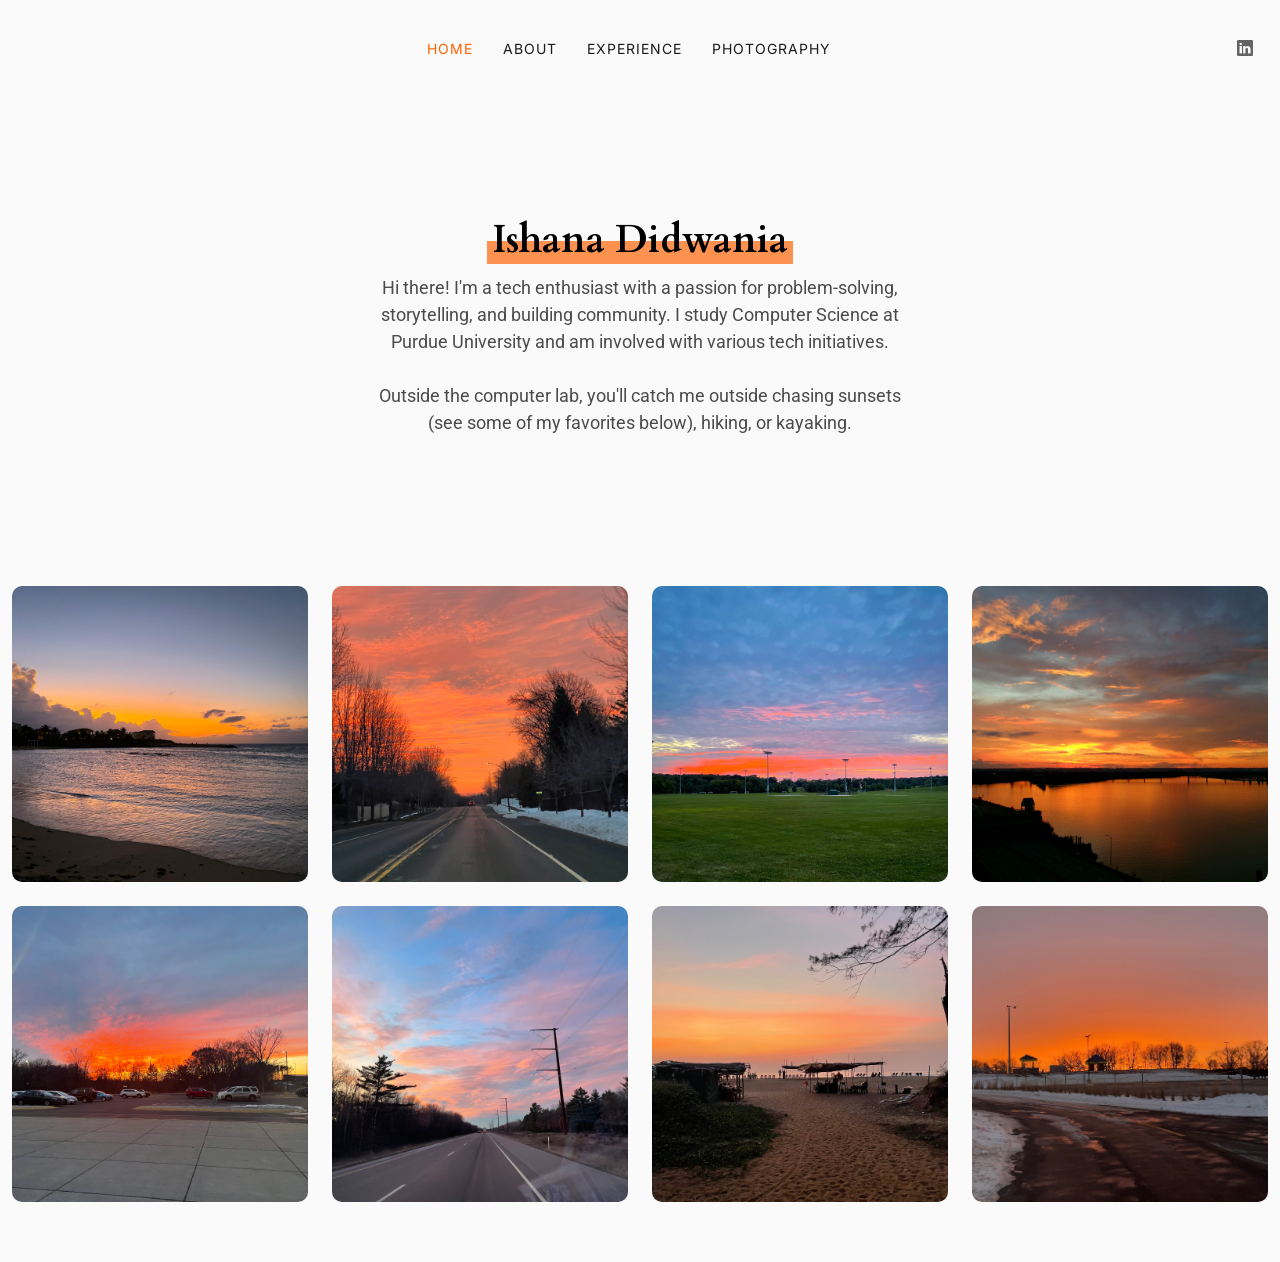
<file: index.html>
<!DOCTYPE html>
<html lang="en">

<head>
  <meta charset="utf-8">
  <meta content="width=device-width, initial-scale=1.0" name="viewport">
  <title>Ishana Didwania</title>
  <meta name="description" content="">
  <meta name="keywords" content="">

  <!-- Fonts -->
  <link href="https://fonts.googleapis.com" rel="preconnect">
  <link href="https://fonts.gstatic.com" rel="preconnect" crossorigin>
  <link href="https://fonts.googleapis.com/css2?family=Roboto:ital,wght@0,100;0,300;0,400;0,500;0,700;0,900;1,100;1,300;1,400;1,500;1,700;1,900&family=Inter:wght@100;200;300;400;500;600;700;800;900&family=Cardo:ital,wght@0,400;0,700;1,400;1,700&display=swap" rel="stylesheet">

  <!-- Vendor CSS Files -->
  <link href="assets/vendor/bootstrap/css/bootstrap.min.css" rel="stylesheet">
  <link href="assets/vendor/bootstrap-icons/bootstrap-icons.css" rel="stylesheet">
  <link href="assets/vendor/aos/aos.css" rel="stylesheet">
  <link href="assets/vendor/glightbox/css/glightbox.min.css" rel="stylesheet">
  <link href="assets/vendor/swiper/swiper-bundle.min.css" rel="stylesheet">

  <!-- Main CSS File -->
  <link href="assets/css/main.css" rel="stylesheet">

  <!-- =======================================================
  * Template Name: PhotoFolio
  * Template URL: https://bootstrapmade.com/photofolio-bootstrap-photography-website-template/
  * Updated: Aug 07 2024 with Bootstrap v5.3.3
  * Author: BootstrapMade.com
  * License: https://bootstrapmade.com/license/
  ======================================================== -->
</head>

<body class="index-page">

  <header id="header" class="header d-flex align-items-center sticky-top">
    <div class="container-fluid position-relative d-flex align-items-center justify-content-between">

      <a href="index.html" class="logo d-flex align-items-center me-auto me-xl-0">
        
        <h1 class="sitename"></h1>
      </a>

      <nav id="navmenu" class="navmenu">
        <ul>
          <li><a href="index.html" class="active">Home<br></a></li>
          <li><a href="about.html">About</a></li>
          <li><a href="experience.html">Experience</a></li>
          <li><a href="photos/index.html">Photography</a></li>
        </ul>
        <i class="mobile-nav-toggle d-xl-none bi bi-list"></i>
      </nav>
      <div class="header-social-links">
        <a href="https://linkedin.com/in/ishana-d" class="linkedin"><i class="bi bi-linkedin"></i></a>
      </div>

    </div>
  </header>

  <main class="main">

    <!-- Hero Section -->
    <section id="hero" class="hero section">

      <div class="container">
        <div class="row justify-content-center">
          <div class="col-lg-6 text-center" data-aos="fade-up" data-aos-delay="100">
            <h2><span></span><span class="underlight">Ishana Didwania</span></h2>
            <p>Hi there! I'm a tech enthusiast with a passion for problem-solving, storytelling, and building community.
              I study Computer Science at Purdue University and am involved with various tech initiatives. <br><br>
              Outside the computer lab, you'll catch me outside chasing sunsets (see some of my favorites below), hiking, or kayaking.</p>
          </div>
        </div>
      </div>

    </section><!-- /Hero Section -->

    <!-- Gallery Section -->
    <section id="gallery" class="gallery section">

      <div class="container-fluid" data-aos="fade-up" data-aos-delay="100">

        <div class="row gy-4 justify-content-center">

          <div class="col-xl-3 col-lg-4 col-md-6">
            <div class="gallery-item h-100">
              <img src="assets/img/sunset/a.jpeg" class="img-fluid"  alt="">
              <div class="gallery-links d-flex align-items-center justify-content-center">
                <!--
                <a href="assets/img/gallery/gallery-1.jpg" title="Gallery 1" class="glightbox preview-link"><i class="bi bi-arrows-angle-expand"></i></a>
                <a href="gallery-single.html" class="details-link"><i class="bi bi-link-45deg"></i></a>
                -->
              </div>
            </div>
          </div><!-- End Gallery Item -->

          <div class="col-xl-3 col-lg-4 col-md-6">
            <div class="gallery-item h-100">
              <img src="assets/img/sunset/h.jpeg" class="img-fluid" alt="">
              <div class="gallery-links d-flex align-items-center justify-content-center">
              </div>
            </div>
          </div><!-- End Gallery Item -->

          <div class="col-xl-3 col-lg-4 col-md-6">
            <div class="gallery-item h-100">
              <img src="assets/img/sunset/b.jpeg" class="img-fluid" alt="">
              <div class="gallery-links d-flex align-items-center justify-content-center">
              </div>
            </div>
          </div><!-- End Gallery Item -->

          <div class="col-xl-3 col-lg-4 col-md-6">
            <div class="gallery-item h-100">
              <img src="assets/img/sunset/c.jpeg" class="img-fluid" alt="">
              <div class="gallery-links d-flex align-items-center justify-content-center">
              </div>
            </div>
          </div><!-- End Gallery Item -->

          <div class="col-xl-3 col-lg-4 col-md-6">
            <div class="gallery-item h-100">
              <img src="assets/img/sunset/d.jpeg" class="img-fluid" alt="">
              <div class="gallery-links d-flex align-items-center justify-content-center">
              </div>
            </div>
          </div><!-- End Gallery Item -->

          <div class="col-xl-3 col-lg-4 col-md-6">
            <div class="gallery-item h-100">
              <img src="assets/img/sunset/e.jpeg" class="img-fluid" alt="">
              <div class="gallery-links d-flex align-items-center justify-content-center">
              </div>
            </div>
          </div><!-- End Gallery Item -->

          <div class="col-xl-3 col-lg-4 col-md-6">
            <div class="gallery-item h-100">
              <img src="assets/img/sunset/f.jpeg" class="img-fluid" alt="">
              <div class="gallery-links d-flex align-items-center justify-content-center">
              </div>
            </div>
          </div><!-- End Gallery Item -->

          <div class="col-xl-3 col-lg-4 col-md-6">
            <div class="gallery-item h-100">
              <img src="assets/img/sunset/g.jpeg" class="img-fluid" alt="">
              <div class="gallery-links d-flex align-items-center justify-content-center">
              </div>
            </div>
          </div><!-- End Gallery Item -->

        </div>

      </div>

    </section><!-- /Gallery Section -->

  </main>

  <!--

  <footer id="footer" class="footer">

    <div class="container">
      <div class="copyright text-center ">
        <p>© <span>Copyright</span> <strong class="px-1 sitename">PhotoFolio</strong> <span>All Rights Reserved</span></p>
      </div>
      <div class="social-links d-flex justify-content-center">
        <a href=""><i class="bi bi-twitter-x"></i></a>
        <a href=""><i class="bi bi-facebook"></i></a>
        <a href=""><i class="bi bi-instagram"></i></a>
        <a href=""><i class="bi bi-linkedin"></i></a>
      </div>
      <div class="credits">
        Designed by <a href="https://bootstrapmade.com/">BootstrapMade</a> Distributed by <a href="https://themewagon.com">ThemeWagon</a>
      </div>
    </div>

  </footer>
  -->

  <!-- Scroll Top -->
  <a href="#" id="scroll-top" class="scroll-top d-flex align-items-center justify-content-center"><i class="bi bi-arrow-up-short"></i></a>

  <!-- Preloader -->
  <div id="preloader">
    <div class="line"></div>
  </div>

  <!-- Vendor JS Files -->
  <script src="assets/vendor/bootstrap/js/bootstrap.bundle.min.js"></script>
  <script src="assets/vendor/php-email-form/validate.js"></script>
  <script src="assets/vendor/aos/aos.js"></script>
  <script src="assets/vendor/glightbox/js/glightbox.min.js"></script>
  <script src="assets/vendor/swiper/swiper-bundle.min.js"></script>

  <!-- Main JS File -->
  <script src="assets/js/main.js"></script>

</body>

</html>
</file>
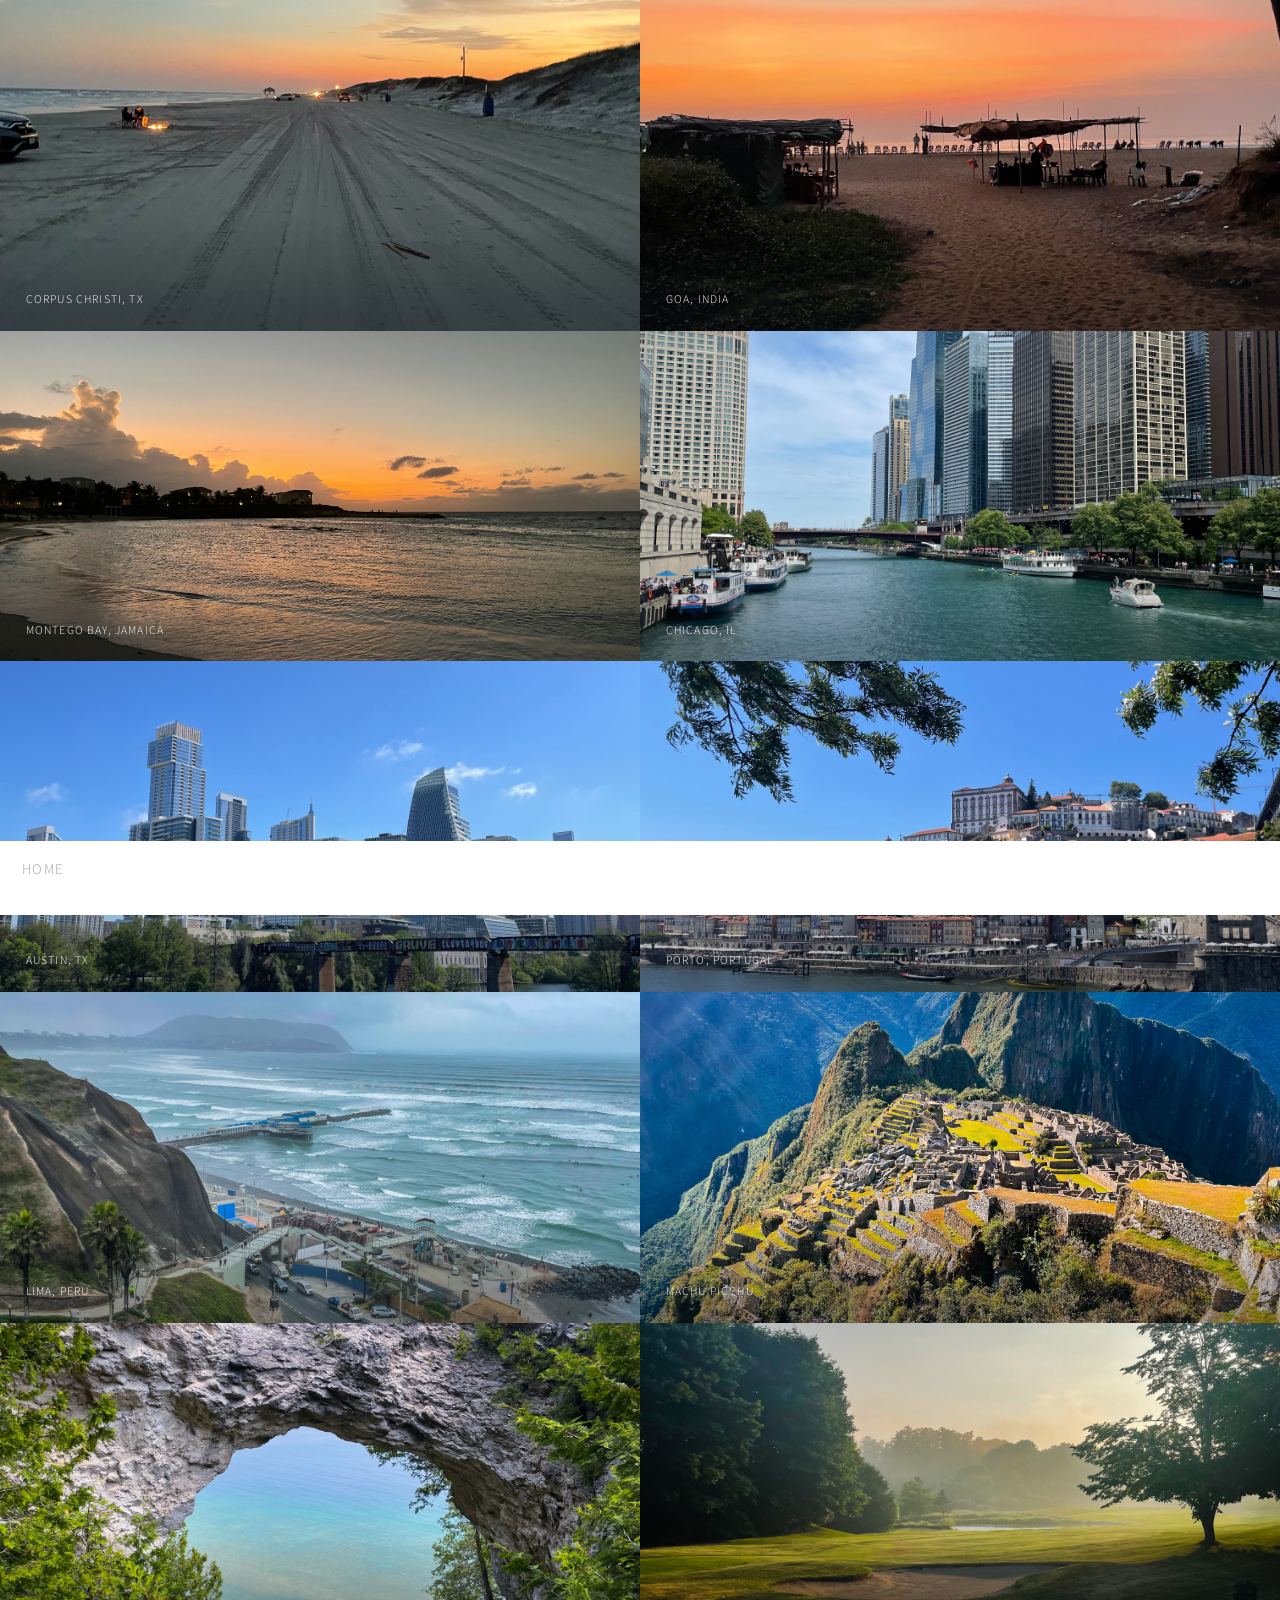
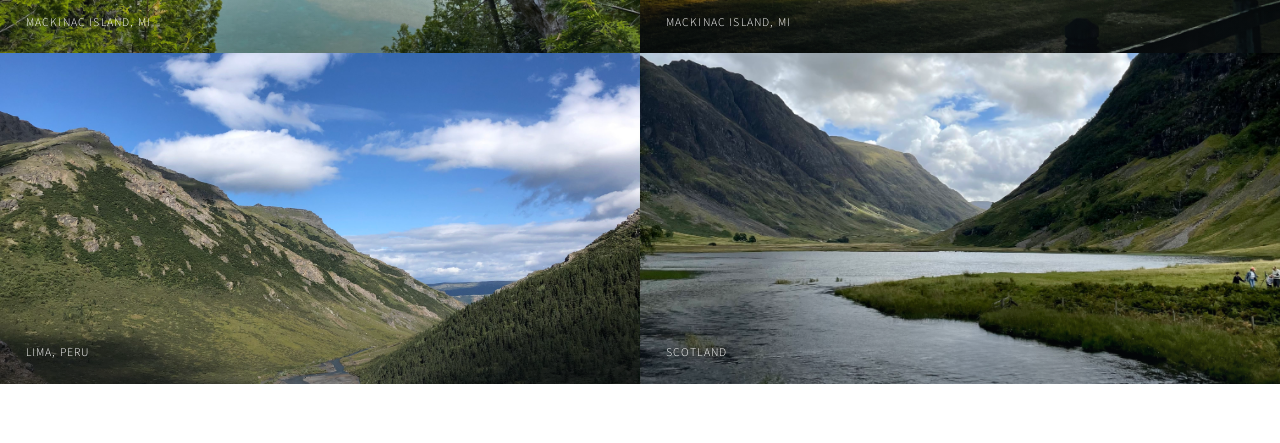
<file: photos/index.html>
<!DOCTYPE HTML>

<html>
	<head>
		<title>Photography</title>
		<meta charset="utf-8" />
		<meta name="viewport" content="width=device-width, initial-scale=1, user-scalable=no" />
		<link rel="stylesheet" href="assets/css/main.css" />
		<noscript><link rel="stylesheet" href="assets/css/noscript.css" /></noscript>
	</head>
	<body class="is-preload">

		<!-- Wrapper -->
			<div id="wrapper">

				<!-- Header -->
					<header id="header">
						<h1><a href="../index.html"><strong>Home</strong></a></h1>
						<!--
						<nav>
							<ul>
								<li><a href="#footer" class="icon fa-info-circle">About</a></li>
							</ul>
						</nav>
						-->
					</header>

				<!-- Main -->
					<div id="main">
						<article class="thumb">
							<a href="images/fulls/CC.jpg" class="image"><img src="images/fulls/CC.jpg" alt="" /></a>
							<h2>Corpus Christi, TX</h2>
						</article>
						<article class="thumb">
							<a href="images/fulls/Goa.jpeg" class="image"><img src="images/fulls/Goa.jpeg" alt="" /></a>
							<h2>Goa, India</h2>
						</article>
						<article class="thumb">
							<a href="images/fulls/Jamaica.jpg" class="image"><img src="images/fulls/Jamaica.jpg" alt="" /></a>
							<h2>Montego Bay, Jamaica</h2>
						</article>
						<article class="thumb">
							<a href="images/fulls/Chicago.jpg" class="image"><img src="images/fulls/Chicago.jpg" alt="" /></a>
							<h2>Chicago, IL</h2>
						</article>
						<article class="thumb">
							<a href="images/fulls/Austin.jpg" class="image"><img src="images/fulls/Austin.jpg" alt="" /></a>
							<h2>Austin, TX</h2>
						</article>
						<article class="thumb">
							<a href="images/fulls/Porto2.jpg" class="image"><img src="images/fulls/Porto2.jpg" alt="" /></a>
							<h2>Porto, Portugal</h2>
						</article>
						<article class="thumb">
							<a href="images/fulls/Lima.jpg" class="image"><img src="images/fulls/Lima.jpg" alt="" /></a>
							<h2>Lima, Peru</h2>
						</article>
						<article class="thumb">
							<a href="images/fulls/MP.jpg" class="image"><img src="images/fulls/MP.jpg" alt="" /></a>
							<h2>Machu Picchu</h2>
						</article>
						<article class="thumb">
							<a href="images/fulls/Mackinac2.jpg" class="image"><img src="images/fulls/Mackinac2.jpg" alt="" /></a>
							<h2>Mackinac Island, MI</h2>
						</article>
						<article class="thumb">
							<a href="images/fulls/Mackinac.jpg" class="image"><img src="images/fulls/Mackinac.jpg" alt="" /></a>
							<h2>Mackinac Island, MI</h2>
						</article>
						<article class="thumb">
							<a href="images/fulls/Peru.jpg" class="image"><img src="images/fulls/Peru.jpg" alt="" /></a>
							<h2>Lima, Peru</h2>
						</article>
						<article class="thumb">
							<a href="images/fulls/Scotland2.jpg" class="image"><img src="images/fulls/Scotland2.jpg" alt="" /></a>
							<h2>Scotland</h2>
						</article>
					</div>

				<!-- Footer -->
				<!--
					<footer id="footer" class="panel">
						<div class="inner split">
							<div>
								<section>
									<h2>Magna feugiat sed adipiscing</h2>
									<p>Nulla consequat, ex ut suscipit rutrum, mi dolor tincidunt erat, et scelerisque turpis ipsum eget quis orci mattis aliquet. Maecenas fringilla et ante at lorem et ipsum. Dolor nulla eu bibendum sapien. Donec non pharetra dui. Nulla consequat, ex ut suscipit rutrum, mi dolor tincidunt erat, et scelerisque turpis ipsum.</p>
								</section>
								<section>
									<h2>Follow me on ...</h2>
									<ul class="icons">
										<li><a href="#" class="icon fa-twitter"><span class="label">Twitter</span></a></li>
										<li><a href="#" class="icon fa-facebook"><span class="label">Facebook</span></a></li>
										<li><a href="#" class="icon fa-instagram"><span class="label">Instagram</span></a></li>
										<li><a href="#" class="icon fa-github"><span class="label">GitHub</span></a></li>
										<li><a href="#" class="icon fa-dribbble"><span class="label">Dribbble</span></a></li>
										<li><a href="#" class="icon fa-linkedin"><span class="label">LinkedIn</span></a></li>
									</ul>
								</section>
							</div>
							<div>
								<section>
									<h2>Get in touch</h2>
									<form method="post" action="#">
										<div class="fields">
											<div class="field half">
												<input type="text" name="name" id="name" placeholder="Name" />
											</div>
											<div class="field half">
												<input type="text" name="email" id="email" placeholder="Email" />
											</div>
											<div class="field">
												<textarea name="message" id="message" rows="4" placeholder="Message"></textarea>
											</div>
										</div>
										<ul class="actions">
											<li><input type="submit" value="Send" class="primary" /></li>
											<li><input type="reset" value="Reset" /></li>
										</ul>
									</form>
								</section>
							</div>
						</div>
					</footer>
				-->

			</div>

		<!-- Scripts -->
			<script src="assets/js/jquery.min.js"></script>
			<script src="assets/js/jquery.poptrox.min.js"></script>
			<script src="assets/js/browser.min.js"></script>
			<script src="assets/js/breakpoints.min.js"></script>
			<script src="assets/js/util.js"></script>
			<script src="assets/js/main.js"></script>

	</body>
</html>
</file>
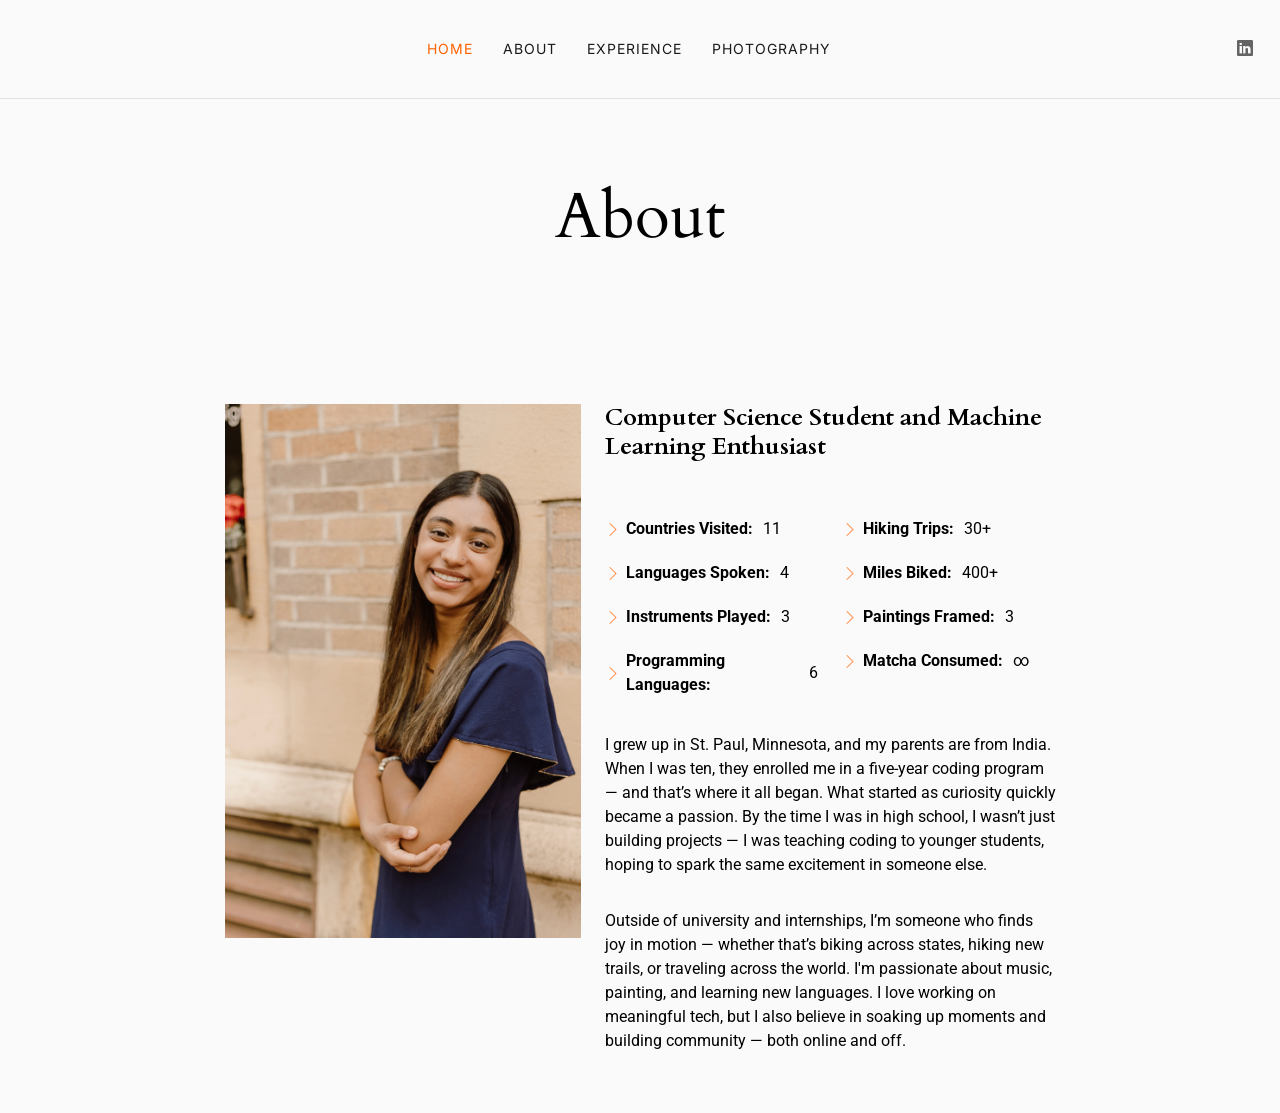
<file: about.html>
<!DOCTYPE html>
<html lang="en">

<head>
  <meta charset="utf-8">
  <meta content="width=device-width, initial-scale=1.0" name="viewport">
  <title>About</title>
  <meta name="description" content="">
  <meta name="keywords" content="">

  <!-- Fonts -->
  <link href="https://fonts.googleapis.com" rel="preconnect">
  <link href="https://fonts.gstatic.com" rel="preconnect" crossorigin>
  <link href="https://fonts.googleapis.com/css2?family=Roboto:ital,wght@0,100;0,300;0,400;0,500;0,700;0,900;1,100;1,300;1,400;1,500;1,700;1,900&family=Inter:wght@100;200;300;400;500;600;700;800;900&family=Cardo:ital,wght@0,400;0,700;1,400;1,700&display=swap" rel="stylesheet">

  <!-- Vendor CSS Files -->
  <link href="assets/vendor/bootstrap/css/bootstrap.min.css" rel="stylesheet">
  <link href="assets/vendor/bootstrap-icons/bootstrap-icons.css" rel="stylesheet">
  <link href="assets/vendor/aos/aos.css" rel="stylesheet">
  <link href="assets/vendor/glightbox/css/glightbox.min.css" rel="stylesheet">
  <link href="assets/vendor/swiper/swiper-bundle.min.css" rel="stylesheet">

  <!-- Main CSS File -->
  <link href="assets/css/main.css" rel="stylesheet">

  <!-- =======================================================
  * Template Name: PhotoFolio
  * Template URL: https://bootstrapmade.com/photofolio-bootstrap-photography-website-template/
  * Updated: Aug 07 2024 with Bootstrap v5.3.3
  * Author: BootstrapMade.com
  * License: https://bootstrapmade.com/license/
  ======================================================== -->
</head>

<body class="about-page">

  <header id="header" class="header d-flex align-items-center sticky-top">
    <div class="container-fluid position-relative d-flex align-items-center justify-content-between">

      <a href="index.html" class="logo d-flex align-items-center me-auto me-xl-0">
        
        <h1 class="sitename"></h1>
      </a>

      <nav id="navmenu" class="navmenu">
        <ul>
          <li><a href="index.html" class="active">Home<br></a></li>
          <li><a href="about.html">About</a></li>
          <li><a href="experience.html">Experience</a></li>
          <li><a href="photos/index.html">Photography</a></li>
        </ul>
        <i class="mobile-nav-toggle d-xl-none bi bi-list"></i>
      </nav>
      <div class="header-social-links">
        <a href="https://linkedin.com/in/ishana-d" class="linkedin"><i class="bi bi-linkedin"></i></a>
      </div>

    </div>
  </header>

  <main class="main">

    <!-- Page Title -->
    <div class="page-title" data-aos="fade">
      <div class="heading">
        <div class="container">
          <div class="row d-flex justify-content-center text-center">
            <div class="col-lg-8">
              <h1>About</h1>
              <!--
              <p class="mb-0">Odio et unde deleniti. Deserunt numquam exercitationem. Officiis quo odio sint voluptas consequatur ut a odio voluptatem. Sit dolorum debitis veritatis natus dolores. Quasi ratione sint. Sit quaerat ipsum dolorem.</p>
              <a href="contact.html" class="cta-btn">Available for Hire<br></a>
              -->
            </div>
          </div>
        </div>
      </div>
      <!--
      <nav class="breadcrumbs">
        <div class="container">
          <ol>
            <li><a href="index.html">Home</a></li>
            <li class="current">About</li>
          </ol>
        </div>
      </nav>
      -->
    </div><!-- End Page Title -->

    <!-- About Section -->
    <section id="about" class="about section">

      <div class="container" data-aos="fade-up" data-aos-delay="100">

        <div class="row gy-4 justify-content-center">
          <div class="col-lg-4">
            <img src="assets/img/profile.jpeg" class="img-fluid" alt="">
          </div>
          <div class="col-lg-5 content">
            <h2>Computer Science Student and Machine Learning Enthusiast</h2>
            <p class="fst-italic py-3">
              
            </p>
            <div class="row">
              <div class="col-lg-6">
                <ul>
                  <li><i class="bi bi-chevron-right"></i> <strong>Countries Visited:</strong> <span>11</span></li>
                  <li><i class="bi bi-chevron-right"></i> <strong>Languages Spoken:</strong> <span>4</span></li>
                  <li><i class="bi bi-chevron-right"></i> <strong>Instruments Played:</strong> <span>3</span></li>
                  <li><i class="bi bi-chevron-right"></i> <strong>Programming Languages:</strong> <span>6</span></li>
                </ul>
              </div>
              <div class="col-lg-6">
                <ul>
                  <li><i class="bi bi-chevron-right"></i> <strong>Hiking Trips:</strong><span>30+</span></li>
                  <li><i class="bi bi-chevron-right"></i> <strong>Miles Biked:</strong><span>400+</span></li>
                  <li><i class="bi bi-chevron-right"></i> <strong>Paintings Framed:</strong><span>3</span></li>
                  <li><i class="bi bi-chevron-right"></i> <strong>Matcha Consumed:</strong> <span>∞</span></li>
                </ul>
              </div>
            </div>
            <p class="py-3">
              I grew up in St. Paul, Minnesota, and my parents are from India. 
              When I was ten, they enrolled me in a five-year coding program — and that’s where it all began. 
              What started as curiosity quickly became a passion. 
              By the time I was in high school, I wasn’t just building projects — I was teaching coding to younger students, hoping to spark the same excitement in someone else.
            </p>
            <p class="m-0">
              Outside of university and internships, I’m someone who finds joy in motion — whether that’s biking across states, hiking new trails, or traveling across the world.
              I'm passionate about music, painting, and learning new languages. I love working on meaningful tech, but I also believe in soaking up moments and building community — both online and off.
            </p>
          </div>
        </div>

      </div>

    </section><!-- /About Section -->

    <!--
    <section id="testimonials" class="testimonials section">

      <div class="container section-title" data-aos="fade-up">
        <h2>Testimonials</h2>
        <p>What they are saying</p>
      </div>

      <div class="container" data-aos="fade-up" data-aos-delay="100">

        <div class="swiper init-swiper">
          <script type="application/json" class="swiper-config">
            {
              "loop": true,
              "speed": 600,
              "autoplay": {
                "delay": 5000
              },
              "slidesPerView": "auto",
              "pagination": {
                "el": ".swiper-pagination",
                "type": "bullets",
                "clickable": true
              },
              "breakpoints": {
                "320": {
                  "slidesPerView": 1,
                  "spaceBetween": 40
                },
                "1200": {
                  "slidesPerView": 3,
                  "spaceBetween": 1
                }
              }
            }
          </script>
          <div class="swiper-wrapper">

            <div class="swiper-slide">
              <div class="testimonial-item">
                <div class="stars">
                  <i class="bi bi-star-fill"></i><i class="bi bi-star-fill"></i><i class="bi bi-star-fill"></i><i class="bi bi-star-fill"></i><i class="bi bi-star-fill"></i>
                </div>
                <p>
                  Proin iaculis purus consequat sem cure digni ssim donec porttitora entum suscipit rhoncus. Accusantium quam, ultricies eget id, aliquam eget nibh et. Maecen aliquam, risus at semper.
                </p>
                <div class="profile mt-auto">
                  <img src="assets/img/testimonials/testimonials-1.jpg" class="testimonial-img" alt="">
                  <h3>Saul Goodman</h3>
                  <h4>Ceo &amp; Founder</h4>
                </div>
              </div>
            </div>

            <div class="swiper-slide">
              <div class="testimonial-item">
                <div class="stars">
                  <i class="bi bi-star-fill"></i><i class="bi bi-star-fill"></i><i class="bi bi-star-fill"></i><i class="bi bi-star-fill"></i><i class="bi bi-star-fill"></i>
                </div>
                <p>
                  Export tempor illum tamen malis malis eram quae irure esse labore quem cillum quid cillum eram malis quorum velit fore eram velit sunt aliqua noster fugiat irure amet legam anim culpa.
                </p>
                <div class="profile mt-auto">
                  <img src="assets/img/testimonials/testimonials-2.jpg" class="testimonial-img" alt="">
                  <h3>Sara Wilsson</h3>
                  <h4>Designer</h4>
                </div>
              </div>
            </div>

            <div class="swiper-slide">
              <div class="testimonial-item">
                <div class="stars">
                  <i class="bi bi-star-fill"></i><i class="bi bi-star-fill"></i><i class="bi bi-star-fill"></i><i class="bi bi-star-fill"></i><i class="bi bi-star-fill"></i>
                </div>
                <p>
                  Enim nisi quem export duis labore cillum quae magna enim sint quorum nulla quem veniam duis minim tempor labore quem eram duis noster aute amet eram fore quis sint minim.
                </p>
                <div class="profile mt-auto">
                  <img src="assets/img/testimonials/testimonials-3.jpg" class="testimonial-img" alt="">
                  <h3>Jena Karlis</h3>
                  <h4>Store Owner</h4>
                </div>
              </div>
            </div>

            <div class="swiper-slide">
              <div class="testimonial-item">
                <div class="stars">
                  <i class="bi bi-star-fill"></i><i class="bi bi-star-fill"></i><i class="bi bi-star-fill"></i><i class="bi bi-star-fill"></i><i class="bi bi-star-fill"></i>
                </div>
                <p>
                  Fugiat enim eram quae cillum dolore dolor amet nulla culpa multos export minim fugiat minim velit minim dolor enim duis veniam ipsum anim magna sunt elit fore quem dolore labore illum veniam.
                </p>
                <div class="profile mt-auto">
                  <img src="assets/img/testimonials/testimonials-4.jpg" class="testimonial-img" alt="">
                  <h3>Matt Brandon</h3>
                  <h4>Freelancer</h4>
                </div>
              </div>
            </div>

            <div class="swiper-slide">
              <div class="testimonial-item">
                <div class="stars">
                  <i class="bi bi-star-fill"></i><i class="bi bi-star-fill"></i><i class="bi bi-star-fill"></i><i class="bi bi-star-fill"></i><i class="bi bi-star-fill"></i>
                </div>
                <p>
                  Quis quorum aliqua sint quem legam fore sunt eram irure aliqua veniam tempor noster veniam enim culpa labore duis sunt culpa nulla illum cillum fugiat legam esse veniam culpa fore nisi cillum quid.
                </p>
                <div class="profile mt-auto">
                  <img src="assets/img/testimonials/testimonials-5.jpg" class="testimonial-img" alt="">
                  <h3>John Larson</h3>
                  <h4>Entrepreneur</h4>
                </div>
              </div>
            </div>

          </div>
          <div class="swiper-pagination"></div>
        </div>

      </div>

    </section>

  </main>

  <footer id="footer" class="footer">

    <div class="container">
      <div class="copyright text-center ">
        <p>© <span>Copyright</span> <strong class="px-1 sitename">PhotoFolio</strong> <span>All Rights Reserved</span></p>
      </div>
      <div class="social-links d-flex justify-content-center">
        <a href=""><i class="bi bi-twitter-x"></i></a>
        <a href=""><i class="bi bi-facebook"></i></a>
        <a href=""><i class="bi bi-instagram"></i></a>
        <a href=""><i class="bi bi-linkedin"></i></a>
      </div>
      <div class="credits">
        Designed by <a href="https://bootstrapmade.com/">BootstrapMade</a> Distributed by <a href="https://themewagon.com">ThemeWagon</a>
      </div>
    </div>

  </footer>
-->

  <!-- Scroll Top -->
  <a href="#" id="scroll-top" class="scroll-top d-flex align-items-center justify-content-center"><i class="bi bi-arrow-up-short"></i></a>

  <!-- Preloader -->
  <div id="preloader">
    <div class="line"></div>
  </div>

  <!-- Vendor JS Files -->
  <script src="assets/vendor/bootstrap/js/bootstrap.bundle.min.js"></script>
  <script src="assets/vendor/php-email-form/validate.js"></script>
  <script src="assets/vendor/aos/aos.js"></script>
  <script src="assets/vendor/glightbox/js/glightbox.min.js"></script>
  <script src="assets/vendor/swiper/swiper-bundle.min.js"></script>

  <!-- Main JS File -->
  <script src="assets/js/main.js"></script>

</body>

</html>
</file>
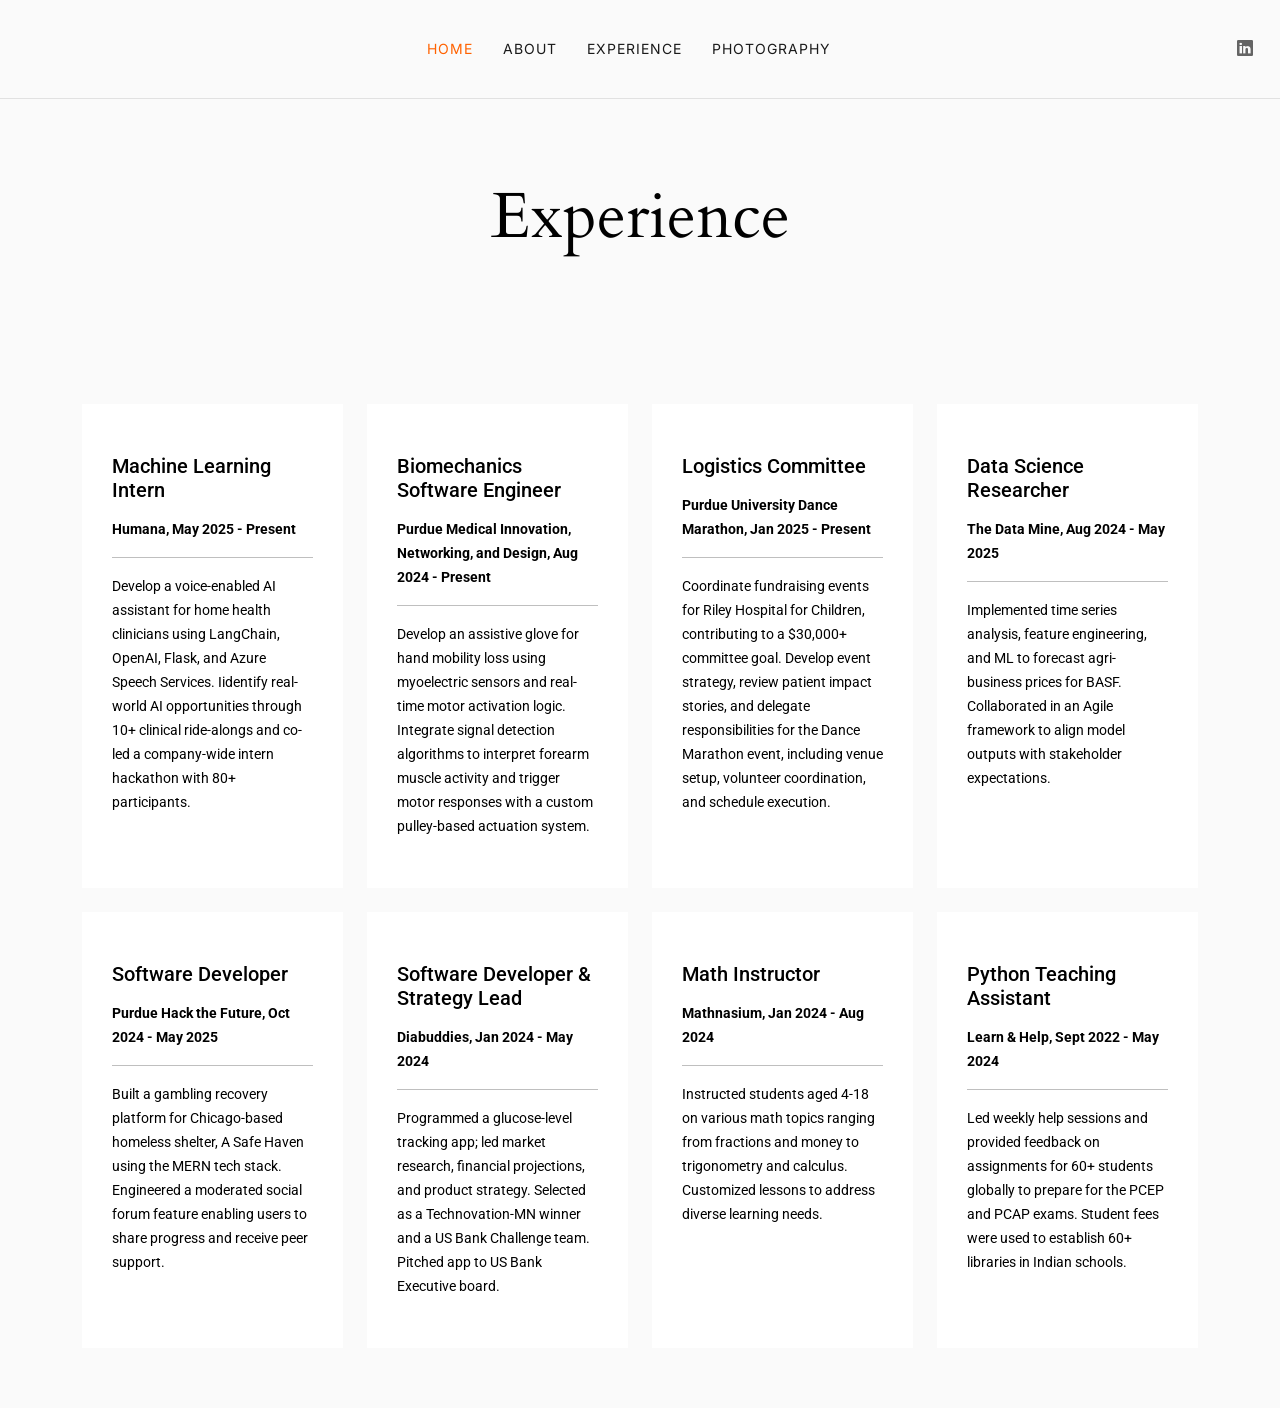
<file: experience.html>
<!DOCTYPE html>
<html lang="en">

<head>
  <meta charset="utf-8">
  <meta content="width=device-width, initial-scale=1.0" name="viewport">
  <title>Experience</title>
  <meta name="description" content="">
  <meta name="keywords" content="">

  <!-- Fonts -->
  <link href="https://fonts.googleapis.com" rel="preconnect">
  <link href="https://fonts.gstatic.com" rel="preconnect" crossorigin>
  <link href="https://fonts.googleapis.com/css2?family=Roboto:ital,wght@0,100;0,300;0,400;0,500;0,700;0,900;1,100;1,300;1,400;1,500;1,700;1,900&family=Inter:wght@100;200;300;400;500;600;700;800;900&family=Cardo:ital,wght@0,400;0,700;1,400;1,700&display=swap" rel="stylesheet">

  <!-- Vendor CSS Files -->
  <link href="assets/vendor/bootstrap/css/bootstrap.min.css" rel="stylesheet">
  <link href="assets/vendor/bootstrap-icons/bootstrap-icons.css" rel="stylesheet">
  <link href="assets/vendor/aos/aos.css" rel="stylesheet">
  <link href="assets/vendor/glightbox/css/glightbox.min.css" rel="stylesheet">
  <link href="assets/vendor/swiper/swiper-bundle.min.css" rel="stylesheet">

  <!-- Main CSS File -->
  <link href="assets/css/main.css" rel="stylesheet">

  <!-- =======================================================
  * Template Name: PhotoFolio
  * Template URL: https://bootstrapmade.com/photofolio-bootstrap-photography-website-template/
  * Updated: Aug 07 2024 with Bootstrap v5.3.3
  * Author: BootstrapMade.com
  * License: https://bootstrapmade.com/license/
  ======================================================== -->
</head>

<body class="services-page">

  <header id="header" class="header d-flex align-items-center sticky-top">
    <div class="container-fluid position-relative d-flex align-items-center justify-content-between">

      <a href="index.html" class="logo d-flex align-items-center me-auto me-xl-0">
        
        <h1 class="sitename"></h1>
      </a>

      <nav id="navmenu" class="navmenu">
        <ul>
          <li><a href="index.html" class="active">Home<br></a></li>
          <li><a href="about.html">About</a></li>
          <li><a href="experience.html">Experience</a></li>
          <li><a href="photos/index.html">Photography</a></li>
        </ul>
        <i class="mobile-nav-toggle d-xl-none bi bi-list"></i>
      </nav>
      <div class="header-social-links">
        <a href="https://linkedin.com/in/ishana-d" class="linkedin"><i class="bi bi-linkedin"></i></a>
      </div>

    </div>
  </header>

  <main class="main">

    <!-- Page Title -->
    <div class="page-title" data-aos="fade">
      <div class="heading">
        <div class="container">
          <div class="row d-flex justify-content-center text-center">
            <div class="col-lg-8">
              <h1>Experience</h1>
            </div>
          </div>
        </div>
      </div>
    </div><!-- End Page Title -->

    <!-- Services Section -->
    <section id="services" class="services section">

      <div class="container">

        <div class="row gy-4">

          <div class="col-xl-3 col-md-6 d-flex" data-aos="fade-up" data-aos-delay="200">
            <div class="service-item position-relative">
              <h4>Machine Learning Intern</h4>
              <p ><b>Humana, May 2025 - Present</b></p>
              <hr>
              <p>Develop a voice-enabled AI assistant for home health clinicians using LangChain, OpenAI, Flask, and Azure Speech Services.
                 Iidentify real-world AI opportunities through 10+ clinical ride-alongs and co-led a company-wide intern hackathon with 80+ participants.</p>
            </div>
          </div><!-- End Service Item -->

          <div class="col-xl-3 col-md-6 d-flex" data-aos="fade-up" data-aos-delay="200">
            <div class="service-item position-relative">
              <h4>Biomechanics Software Engineer</h4>
              <p><b>Purdue Medical Innovation, Networking, and Design, Aug 2024 - Present</b></p>
              <hr>
              <p>Develop an assistive glove for hand mobility loss using myoelectric sensors and real-time motor activation logic.
                 Integrate signal detection algorithms to interpret forearm muscle activity and trigger motor responses with a
                 custom pulley-based actuation system.</p>
            </div>
          </div><!-- End Service Item -->

          <div class="col-xl-3 col-md-6 d-flex" data-aos="fade-up" data-aos-delay="200">
            <div class="service-item position-relative">
              <h4>Logistics Committee</h4>
              <p><b>Purdue University Dance Marathon, Jan 2025 - Present</b></p>
              <hr>
              <p>Coordinate fundraising events for Riley Hospital for Children, contributing to a $30,000+ committee goal.
                 Develop event strategy, review patient impact stories, and delegate responsibilities for the Dance Marathon event,
                 including venue setup, volunteer coordination, and schedule execution.</p>
            </div>
          </div><!-- End Service Item -->

          <div class="col-xl-3 col-md-6 d-flex" data-aos="fade-up" data-aos-delay="200">
            <div class="service-item position-relative">
              <h4>Data Science Researcher</h4>
              <p><b>The Data Mine, Aug 2024 - May 2025</b></p>
              <hr>
              <p>Implemented time series analysis, feature engineering, and ML to forecast agri-business prices for BASF.
                 Collaborated in an Agile framework to align model outputs with stakeholder expectations.
                </p>
            </div>
          </div><!-- End Service Item -->

        </div>
        <br>

        <div class="row gy-4">

          <div class="col-xl-3 col-md-6 d-flex" data-aos="fade-up" data-aos-delay="200">
            <div class="service-item position-relative">
              <h4>Software Developer</h4>
              <p><b>Purdue Hack the Future, Oct 2024 - May 2025</b></p>
              <hr>
              <p>Built a gambling recovery platform for Chicago-based homeless shelter, A Safe Haven using the MERN tech stack.
                 Engineered a moderated social forum feature enabling users to share progress and receive peer support.</p>
            </div>
          </div><!-- End Service Item -->

          <div class="col-xl-3 col-md-6 d-flex" data-aos="fade-up" data-aos-delay="200">
            <div class="service-item position-relative">
              <h4>Software Developer & Strategy Lead</h4>
              <p><b>Diabuddies, Jan 2024 - May 2024</b></p>
              <hr>
              <p> Programmed a glucose-level tracking app; led market research, financial projections, and product strategy.
                  Selected as a Technovation-MN winner and a US Bank Challenge team. Pitched app to US Bank Executive board.</p>
            </div>
          </div><!-- End Service Item -->

          <div class="col-xl-3 col-md-6 d-flex" data-aos="fade-up" data-aos-delay="200">
            <div class="service-item position-relative">
              <h4>Math Instructor</h4>
              <p><b>Mathnasium, Jan 2024 - Aug 2024</b></p>
              <hr>
              <p>Instructed students aged 4-18 on various math topics ranging from fractions and money to trigonometry and calculus. Customized lessons to address diverse learning needs.
              </p>
            </div>
          </div><!-- End Service Item -->

          <div class="col-xl-3 col-md-6 d-flex" data-aos="fade-up" data-aos-delay="200">
            <div class="service-item position-relative">
              <h4>Python Teaching Assistant</h4>
              <p><b>Learn & Help, Sept 2022 - May 2024</b></p>
              <hr>
              <p>Led weekly help sessions and provided feedback on assignments for 60+ students globally to prepare for the PCEP and PCAP exams. Student fees were used to establish 60+ libraries in Indian schools.</p>
            </div>
          </div><!-- End Service Item -->

        </div>

      </div>

    </section><!-- /Services Section -->
  </main>

  <!-- Scroll Top -->
  <a href="#" id="scroll-top" class="scroll-top d-flex align-items-center justify-content-center"><i class="bi bi-arrow-up-short"></i></a>

  <!-- Preloader -->
  <div id="preloader">
    <div class="line"></div>
  </div>

  <!-- Vendor JS Files -->
  <script src="assets/vendor/bootstrap/js/bootstrap.bundle.min.js"></script>
  <script src="assets/vendor/php-email-form/validate.js"></script>
  <script src="assets/vendor/aos/aos.js"></script>
  <script src="assets/vendor/glightbox/js/glightbox.min.js"></script>
  <script src="assets/vendor/swiper/swiper-bundle.min.js"></script>

  <!-- Main JS File -->
  <script src="assets/js/main.js"></script>

</body>

</html>
</file>
<file: photos/assets/css/noscript.css>
/*
	Multiverse by HTML5 UP
	html5up.net | @ajlkn
	Free for personal and commercial use under the CCA 3.0 license (html5up.net/license)
*/

/* Wrapper */

	body.is-preload #wrapper:before {
		display: none;
	}

/* Main */

	body.is-preload #main .thumb {
		pointer-events: auto;
		opacity: 1;
	}

/* Header */

	body.is-preload #header {
		-moz-transform: none;
		-webkit-transform: none;
		-ms-transform: none;
		transform: none;
	}
</file>
<file: assets/css/main.css>
/**
* Template Name: PhotoFolio
* Template URL: https://bootstrapmade.com/photofolio-bootstrap-photography-website-template/
* Updated: Aug 07 2024 with Bootstrap v5.3.3
* Author: BootstrapMade.com
* License: https://bootstrapmade.com/license/
*/

/*--------------------------------------------------------------
# Font & Color Variables
# Help: https://bootstrapmade.com/color-system/
--------------------------------------------------------------*/
/* Fonts */
:root {
  --default-font: "Roboto",  system-ui, -apple-system, "Segoe UI", Roboto, "Helvetica Neue", Arial, "Noto Sans", "Liberation Sans", sans-serif, "Apple Color Emoji", "Segoe UI Emoji", "Segoe UI Symbol", "Noto Color Emoji";
  --heading-font: "Cardo",  sans-serif;
  --nav-font: "Inter",  sans-serif;
}

/* Global Colors - The following color variables are used throughout the website. Updating them here will change the color scheme of the entire website */
:root { 
  --background-color: #fafafa; /* Background color for the entire website, including individual sections */
  --default-color: #000000; /* Default color used for the majority of the text content across the entire website */
  --heading-color: #000000; /* Color for headings, subheadings and title throughout the website */
  --accent-color: rgba(255, 98, 0, 0.679); /* Accent color that represents your brand on the website. It's used for buttons, links, and other elements that need to stand out */
  --surface-color: #ffffff; /* The surface color is used as a background of boxed elements within sections, such as cards, icon boxes, or other elements that require a visual separation from the global background. */
  --contrast-color: #1a1a1a; /* Contrast color for text, ensuring readability against backgrounds of accent, heading, or default colors. */
}

/* Nav Menu Colors - The following color variables are used specifically for the navigation menu. They are separate from the global colors to allow for more customization options */
:root {
  --nav-color: #1a1a1a;  /* The default color of the main navmenu links */
  --nav-hover-color: rgb(255, 98, 0); /* Applied to main navmenu links when they are hovered over or active */
  --nav-mobile-background-color: white; /* Used as the background color for mobile navigation menu */
  --nav-dropdown-background-color: rgb(255, 98, 0); /* Used as the background color for dropdown items that appear when hovering over primary navigation items */
  --nav-dropdown-color: #1a1a1a; /* Used for navigation links of the dropdown items in the navigation menu. */
  --nav-dropdown-hover-color: rgb(255, 98, 0) /* Similar to --nav-hover-color, this color is applied to dropdown navigation links when they are hovered over. */
}

/* Color Presets - These classes override global colors when applied to any section or element, providing reuse of the sam color scheme. */

.light-background {
  --background-color: white;
  --surface-color: #343434;
}

.dark-background {
  --background-color: #060606;
  --default-color: #ffffff;
  --heading-color: #ffffff;
  --surface-color: #252525;
  --contrast-color: #ffffff;
}

/* Smooth scroll */
:root {
  scroll-behavior: smooth;
}

/*--------------------------------------------------------------
# General Styling & Shared Classes
--------------------------------------------------------------*/
body {
  color: var(--default-color);
  background-color: var(--background-color);
  font-family: var(--default-font);
}

a {
  color: var(--accent-color);
  text-decoration: none;
  transition: 0.3s;
}

a:hover {
  color: color-mix(in srgb, var(--accent-color), transparent 25%);
  text-decoration: none;
}

h1,
h2,
h3,
h4,
h5,
h6 {
  color: var(--heading-color);
  font-family: var(--heading-font);
}

/* PHP Email Form Messages
------------------------------*/
.php-email-form .error-message {
  display: none;
  background: #df1529;
  color: #ffffff;
  text-align: left;
  padding: 15px;
  margin-bottom: 24px;
  font-weight: 600;
}

.php-email-form .sent-message {
  display: none;
  color: #ffffff;
  background: #059652;
  text-align: center;
  padding: 15px;
  margin-bottom: 24px;
  font-weight: 600;
}

.php-email-form .loading {
  display: none;
  background: var(--surface-color);
  text-align: center;
  padding: 15px;
  margin-bottom: 24px;
}

.php-email-form .loading:before {
  content: "";
  display: inline-block;
  border-radius: 50%;
  width: 24px;
  height: 24px;
  margin: 0 10px -6px 0;
  border: 3px solid var(--accent-color);
  border-top-color: var(--surface-color);
  animation: php-email-form-loading 1s linear infinite;
}

@keyframes php-email-form-loading {
  0% {
    transform: rotate(0deg);
  }

  100% {
    transform: rotate(360deg);
  }
}

/*--------------------------------------------------------------
# Global Header
--------------------------------------------------------------*/
.header {
  color: var(--default-color);
  background-color: var(--background-color);
  padding: 20px 0;
  transition: all 0.5s;
  z-index: 997;
  border-bottom: 1px solid var(--background-color);
}

.header .logo {
  line-height: 1;
}

.header .logo img {
  max-height: 36px;
  margin-right: 8px;
}

.header .logo h1 {
  font-size: 32px;
  margin: 0;
  font-weight: 400;
  color: var(--heading-color);
}

.header .logo i {
  font-size: 28px;
  margin-right: 6px;
}

.header .header-social-links {
  padding-right: 15px;
}

.header .header-social-links a {
  color: color-mix(in srgb, var(--default-color), transparent 40%);
  padding-left: 6px;
  display: inline-block;
  transition: 0.3s;
  font-size: 16px;
}

.header .header-social-links a:hover {
  color: var(--accent-color);
}

.header .header-social-links a i {
  line-height: 0px;
}

@media (max-width: 1200px) {
  .header .logo {
    order: 1;
  }

  .header .logo h1 {
    font-size: 26px;
  }

  .header .logo i {
    font-size: 20px;
  }

  .header .header-social-links {
    order: 2;
  }

  .header .header-social-links a {
    font-size: 16px;
  }

  .header .navmenu {
    order: 3;
  }
}

.scrolled .header {
  border-color: color-mix(in srgb, var(--background-color) 90%, white 20%);
}

/*--------------------------------------------------------------
# Navigation Menu
--------------------------------------------------------------*/
/* Navmenu - Desktop */
@media (min-width: 1200px) {
  .navmenu {
    padding: 0;
  }

  .navmenu ul {
    margin: 0;
    padding: 0;
    display: flex;
    list-style: none;
    align-items: center;
  }

  .navmenu li {
    position: relative;
  }

  .navmenu a,
  .navmenu a:focus {
    color: var(--nav-color);
    padding: 18px 15px;
    font-size: 14px;
    font-family: var(--nav-font);
    font-weight: 400;
    display: flex;
    align-items: center;
    justify-content: space-between;
    white-space: nowrap;
    transition: 0.3s;
    text-transform: uppercase;
    letter-spacing: 1px;
  }

  .navmenu a i,
  .navmenu a:focus i {
    font-size: 12px;
    line-height: 0;
    margin-left: 5px;
    transition: 0.3s;
  }

  .navmenu li:last-child a {
    padding-right: 0;
  }

  .navmenu li:hover>a,
  .navmenu .active,
  .navmenu .active:focus {
    color: var(--nav-hover-color);
  }

  .navmenu .dropdown ul {
    margin: 0;
    padding: 10px 0;
    background: var(--nav-dropdown-background-color);
    display: block;
    position: absolute;
    visibility: hidden;
    left: 14px;
    top: 130%;
    opacity: 0;
    transition: 0.3s;
    border-radius: 4px;
    z-index: 99;
  }

  .navmenu .dropdown ul li {
    min-width: 200px;
  }

  .navmenu .dropdown ul a {
    padding: 10px 20px;
    font-size: 15px;
    text-transform: none;
    color: var(--nav-dropdown-color);
  }

  .navmenu .dropdown ul a i {
    font-size: 12px;
  }

  .navmenu .dropdown ul a:hover,
  .navmenu .dropdown ul .active:hover,
  .navmenu .dropdown ul li:hover>a {
    color: var(--nav-dropdown-hover-color);
  }

  .navmenu .dropdown:hover>ul {
    opacity: 1;
    top: 100%;
    visibility: visible;
  }

  .navmenu .dropdown .dropdown ul {
    top: 0;
    left: -90%;
    visibility: hidden;
  }

  .navmenu .dropdown .dropdown:hover>ul {
    opacity: 1;
    top: 0;
    left: -100%;
    visibility: visible;
  }
}

/* Navmenu - Mobile */
@media (max-width: 1199px) {
  .mobile-nav-toggle {
    color: var(--nav-color);
    font-size: 28px;
    line-height: 0;
    margin-right: 10px;
    cursor: pointer;
    transition: color 0.3s;
  }

  .navmenu {
    padding: 0;
    z-index: 9997;
  }

  .navmenu ul {
    display: none;
    position: absolute;
    inset: 60px 20px 20px 20px;
    padding: 10px 0;
    margin: 0;
    border-radius: 6px;
    background-color: var(--nav-mobile-background-color);
    overflow-y: auto;
    transition: 0.3s;
    z-index: 9998;
    box-shadow: 0px 0px 30px rgba(0, 0, 0, 0.1);
  }

  .navmenu a,
  .navmenu a:focus {
    color: var(--nav-dropdown-color);
    padding: 10px 20px;
    font-family: var(--nav-font);
    font-size: 17px;
    font-weight: 500;
    display: flex;
    align-items: center;
    justify-content: space-between;
    white-space: nowrap;
    transition: 0.3s;
  }

  .navmenu a i,
  .navmenu a:focus i {
    font-size: 12px;
    line-height: 0;
    margin-left: 5px;
    width: 30px;
    height: 30px;
    display: flex;
    align-items: center;
    justify-content: center;
    border-radius: 50%;
    transition: 0.3s;
    background-color: color-mix(in srgb, var(--accent-color), transparent 90%);
  }

  .navmenu a i:hover,
  .navmenu a:focus i:hover {
    background-color: var(--accent-color);
    color: var(--contrast-color);
  }

  .navmenu a:hover,
  .navmenu .active,
  .navmenu .active:focus {
    color: var(--nav-dropdown-hover-color);
  }

  .navmenu .active i,
  .navmenu .active:focus i {
    background-color: var(--accent-color);
    color: var(--contrast-color);
    transform: rotate(180deg);
  }

  .navmenu .dropdown ul {
    position: static;
    display: none;
    z-index: 99;
    padding: 10px 0;
    margin: 10px 20px;
    background-color: var(--nav-dropdown-background-color);
    border: 1px solid color-mix(in srgb, var(--default-color), transparent 90%);
    box-shadow: none;
    transition: all 0.5s ease-in-out;
  }

  .navmenu .dropdown ul ul {
    background-color: rgba(255, 98, 0, 0.679);
  }

  .navmenu .dropdown>.dropdown-active {
    display: block;
    background-color: rgba(33, 37, 41, 0.03);
  }

  .mobile-nav-active {
    overflow: hidden;
  }

  .mobile-nav-active .mobile-nav-toggle {
    color: #fff;
    position: absolute;
    font-size: 32px;
    top: 15px;
    right: 15px;
    margin-right: 0;
    z-index: 9999;
  }

  .mobile-nav-active .navmenu {
    position: fixed;
    overflow: hidden;
    inset: 0;
    background: rgba(255, 98, 0, 0.679);
    transition: 0.3s;
  }

  .mobile-nav-active .navmenu>ul {
    display: block;
  }
}

/*--------------------------------------------------------------
# Global Footer
--------------------------------------------------------------*/
.footer {
  --background-color: color-mix(in srgb, var(--default-color), transparent 95%);
  border-top: 1px solid color-mix(in srgb, var(--default-color), transparent 90%);
  color: var(--default-color);
  background-color: var(--background-color);
  font-size: 14px;
  padding: 40px 0;
  position: relative;
}

.footer .copyright p {
  margin-bottom: 0;
}

.footer .social-links {
  margin-top: 20px;
}

.footer .social-links a {
  display: flex;
  align-items: center;
  justify-content: center;
  width: 40px;
  height: 40px;
  border-radius: 50%;
  border: 1px solid color-mix(in srgb, var(--default-color), transparent 50%);
  font-size: 16px;
  color: color-mix(in srgb, var(--default-color), transparent 50%);
  margin: 0 5px;
  transition: 0.3s;
}

.footer .social-links a:hover {
  color: var(--accent-color);
  border-color: var(--accent-color);
}

.footer .credits {
  margin-top: 10px;
  font-size: 13px;
  text-align: center;
}

/*--------------------------------------------------------------
# Preloader
--------------------------------------------------------------*/
#preloader {
  display: flex;
  position: fixed;
  inset: 0;
  width: 100%;
  height: 100vh;
  z-index: 99999;
}

#preloader:before,
#preloader:after {
  content: "";
  background-color: white;
  position: absolute;
  inset: 0;
  width: 50%;
  height: 100%;
  transition: all 0.3s ease 0s;
  z-index: -1;
}

#preloader:after {
  left: auto;
  right: 0;
}

#preloader .line {
  position: relative;
  overflow: hidden;
  margin: auto;
  width: 1px;
  height: 280px;
  transition: all 0.8s ease 0s;
}

#preloader .line:before {
  content: "";
  position: absolute;
  background-color: black;
  left: 0;
  top: 50%;
  width: 1px;
  height: 0%;
  transform: translateY(-50%);
  animation: lineincrease 1000ms ease-in-out 0s forwards;
}

#preloader .line:after {
  content: "";
  position: absolute;
  background-color: color-mix(in srgb, var(--default-color), transparent 95%);
  left: 0;
  top: 0;
  width: 1px;
  height: 100%;
  transform: translateY(-100%);
  animation: linemove 1200ms linear 0s infinite;
  animation-delay: 2000ms;
}

#preloader.loaded .line {
  opacity: 0;
  height: 100% !important;
}

#preloader.loaded .line:after {
  opacity: 0;
}

#preloader.loaded:before,
#preloader.loaded:after {
  animation: preloaderfinish 300ms ease-in-out 500ms forwards;
}

@keyframes lineincrease {
  0% {
    height: 0%;
  }

  100% {
    height: 100%;
  }
}

@keyframes linemove {
  0% {
    transform: translateY(200%);
  }

  100% {
    transform: translateY(-100%);
  }
}

@keyframes preloaderfinish {
  0% {
    width: 5 0%;
  }

  100% {
    width: 0%;
  }
}

/*--------------------------------------------------------------
# Scroll Top Button
--------------------------------------------------------------*/
.scroll-top {
  position: fixed;
  visibility: hidden;
  opacity: 0;
  right: 15px;
  bottom: -15px;
  z-index: 99999;
  background-color: var(--accent-color);
  width: 44px;
  height: 44px;
  border-radius: 50px;
  transition: all 0.4s;
}

.scroll-top i {
  font-size: 24px;
  color: var(--default-color);
  line-height: 0;
}

.scroll-top:hover {
  background-color: color-mix(in srgb, var(--accent-color), transparent 20%);
}

.scroll-top.active {
  visibility: visible;
  opacity: 1;
  bottom: 15px;
}

/*--------------------------------------------------------------
# Disable aos animation delay on mobile devices
--------------------------------------------------------------*/
@media screen and (max-width: 768px) {
  [data-aos-delay] {
    transition-delay: 0 !important;
  }
}

/*--------------------------------------------------------------
# Global Page Titles & Breadcrumbs
--------------------------------------------------------------*/
.page-title {
  color: var(--default-color);
  background-color: var(--background-color);
  position: relative;
}

.page-title .heading {
  padding: 80px 0;
  border-top: 1px solid color-mix(in srgb, var(--default-color), transparent 90%);
}

.page-title .heading h1 {
  font-size: 64px;
  font-weight: 400;
}

.page-title .heading .cta-btn {
  color: var(--default-color);
  background: var(--accent-color);
  font-weight: 400;
  font-size: 14px;
  display: inline-block;
  margin-top: 20px;
  padding: 12px 40px;
  border-radius: 4px;
  transition: 0.5s;
  text-transform: uppercase;
  letter-spacing: 1px;
}

.page-title .heading .cta-btn:hover {
  background-color: color-mix(in srgb, var(--accent-color) 90%, white 10%);
}

.page-title nav {
  background-color: color-mix(in srgb, var(--default-color), transparent 90%);
  padding: 20px 0;
}

.page-title nav ol {
  display: flex;
  flex-wrap: wrap;
  list-style: none;
  margin: 0;
  font-size: 16px;
  font-weight: 600;
}

.page-title nav ol li+li {
  padding-left: 10px;
}

.page-title nav ol li+li::before {
  content: "/";
  display: inline-block;
  padding-right: 10px;
  color: color-mix(in srgb, var(--default-color), transparent 70%);
}

/*--------------------------------------------------------------
# Global Sections
--------------------------------------------------------------*/
section,
.section {
  color: var(--default-color);
  background-color: var(--background-color);
  padding: 60px 0;
  scroll-margin-top: 100px;
  overflow: clip;
}

@media (max-width: 1199px) {

  section,
  .section {
    scroll-margin-top: 66px;
  }
}

/*--------------------------------------------------------------
# Global Section Titles
--------------------------------------------------------------*/
.section-title {
  padding-bottom: 60px;
  position: relative;
}

.section-title h2 {
  font-size: 14px;
  font-weight: 400;
  padding: 0;
  line-height: 1px;
  margin: 0;
  letter-spacing: 1.5px;
  text-transform: uppercase;
  color: color-mix(in srgb, var(--default-color), transparent 50%);
  position: relative;
  font-family: var(--default-font);
}

.section-title h2::after {
  content: "";
  width: 120px;
  height: 1px;
  display: inline-block;
  background: var(--accent-color);
  margin: 4px 10px;
}

.section-title p {
  color: var(--heading-color);
  margin: 0;
  font-size: 36px;
  font-weight: 400;
  font-family: var(--heading-font);
}

/*--------------------------------------------------------------
# Hero Section
--------------------------------------------------------------*/
.hero {
  width: 100%;
  min-height: 30vh;
  position: relative;
  padding: 120px 0 60px 0;
  display: flex;
  align-items: center;
}

.hero h2 {
  margin: 0 0 10px 0;
  font-size: 38px;
  font-weight: 700;
}

.hero h2 .underlight {
  position: relative;
  z-index: 1;
  padding: 0 5px;
  display: inline-block;
}

.hero h2 .underlight:before {
  content: "";
  position: absolute;
  height: 50%;
  bottom: 0;
  left: 0;
  right: 0;
  background: var(--accent-color);
  z-index: -1;
}

.hero p {
  color: color-mix(in srgb, var(--default-color), transparent 30%);
  margin-bottom: 30px;
  font-size: 18px;
}

@media (max-width: 768px) {
  .hero h2 {
    font-size: 32px;
  }
}

.hero .btn-get-started {
  color: var(--contrast-color);
  background: var(--accent-color);
  font-weight: 400;
  font-size: 14px;
  display: inline-block;
  padding: 12px 40px;
  border-radius: 4px;
  transition: 0.5s;
  text-transform: uppercase;
  letter-spacing: 1px;
}

.hero .btn-get-started:hover {
  background-color: color-mix(in srgb, var(--accent-color) 90%, white 10%);
}

/*--------------------------------------------------------------
# Gallery Section
--------------------------------------------------------------*/
.gallery .gallery-item {
  position: relative;
  overflow: hidden;
  border-radius: 10px;
}

.gallery .gallery-item img {
  transition: 0.3s;
}

.gallery .gallery-links {
  position: absolute;
  inset: 0;
  opacity: 0;
  transition: all ease-in-out 0.3s;
  background: rgba(0, 0, 0, 0.6);
  z-index: 3;
}

.gallery .gallery-links .preview-link,
.gallery .gallery-links .details-link {
  font-size: 20px;
  color: rgba(255, 255, 255, 0.5);
  transition: 0.3s;
  line-height: 1.2;
  margin: 30px 8px 0 8px;
}

.gallery .gallery-links .preview-link:hover,
.gallery .gallery-links .details-link:hover {
  color: #ffffff;
}

.gallery .gallery-links .details-link {
  font-size: 30px;
  line-height: 0;
}

.gallery .gallery-item:hover .gallery-links {
  opacity: 1;
}

.gallery .gallery-item:hover .preview-link,
.gallery .gallery-item:hover .details-link {
  margin-top: 0;
}

.gallery .gallery-item:hover img {
  transform: scale(1.1);
}

.glightbox-clean .gslide-description {
  background: #272727;
}

.glightbox-clean .gslide-title {
  color: rgba(255, 255, 255, 0.8);
  margin: 0;
}

/*--------------------------------------------------------------
# About Section
--------------------------------------------------------------*/
.about .content h2 {
  font-weight: 700;
  font-size: 24px;
}

.about .content ul {
  list-style: none;
  padding: 0;
}

.about .content ul li {
  margin-bottom: 20px;
  display: flex;
  align-items: center;
}

.about .content ul strong {
  margin-right: 10px;
}

.about .content ul i {
  font-size: 16px;
  margin-right: 5px;
  color: var(--accent-color);
  line-height: 0;
}

/*--------------------------------------------------------------
# Testimonials Section
--------------------------------------------------------------*/
.testimonials .testimonial-item {
  background-color: var(--surface-color);
  box-shadow: 0px 0 20px rgba(0, 0, 0, 0.1);
  box-sizing: content-box;
  padding: 30px;
  margin: 40px 30px;
  min-height: 320px;
  display: flex;
  flex-direction: column;
  text-align: center;
  transition: 0.3s;
}

.testimonials .testimonial-item .stars {
  margin-bottom: 15px;
}

.testimonials .testimonial-item .stars i {
  color: #ffc107;
  margin: 0 1px;
}

.testimonials .testimonial-item .testimonial-img {
  width: 90px;
  border-radius: 50%;
  border: 4px solid var(--background-color);
  margin: 0 auto;
}

.testimonials .testimonial-item h3 {
  font-size: 18px;
  font-weight: bold;
  margin: 10px 0 5px 0;
}

.testimonials .testimonial-item h4 {
  font-size: 14px;
  color: color-mix(in srgb, var(--default-color), transparent 40%);
  margin: 0;
}

.testimonials .testimonial-item p {
  font-style: italic;
  margin: 0 auto 15px auto;
}

.testimonials .swiper-wrapper {
  height: auto;
}

.testimonials .swiper-pagination {
  margin-top: 20px;
  position: relative;
}

.testimonials .swiper-pagination .swiper-pagination-bullet {
  width: 12px;
  height: 12px;
  background-color: color-mix(in srgb, var(--default-color), transparent 85%);
  opacity: 1;
}

.testimonials .swiper-pagination .swiper-pagination-bullet-active {
  background-color: var(--accent-color);
}

.testimonials .swiper-slide {
  opacity: 0.3;
}

@media (max-width: 1199px) {
  .testimonials .swiper-slide-active {
    opacity: 1;
  }

  .testimonials .swiper-pagination {
    margin-top: 0;
  }

  .testimonials .testimonial-item {
    margin: 40px 20px;
  }
}

@media (min-width: 1200px) {
  .testimonials .swiper-slide-next {
    opacity: 1;
    transform: scale(1.12);
  }
}

/*--------------------------------------------------------------
# Gallery Details Section
--------------------------------------------------------------*/
.gallery-details .portfolio-details-slider img {
  width: 100%;
}

.gallery-details .swiper-wrapper {
  height: auto;
}

.gallery-details .swiper-button-prev,
.gallery-details .swiper-button-next {
  width: 48px;
  height: 48px;
}

.gallery-details .swiper-button-prev:after,
.gallery-details .swiper-button-next:after {
  color: rgba(255, 255, 255, 0.8);
  background-color: rgba(0, 0, 0, 0.15);
  font-size: 24px;
  border-radius: 50%;
  width: 48px;
  height: 48px;
  display: flex;
  align-items: center;
  justify-content: center;
  transition: 0.3s;
}

.gallery-details .swiper-button-prev:hover:after,
.gallery-details .swiper-button-next:hover:after {
  background-color: rgba(0, 0, 0, 0.3);
}

@media (max-width: 575px) {

  .gallery-details .swiper-button-prev,
  .gallery-details .swiper-button-next {
    display: none;
  }
}

.gallery-details .swiper-pagination {
  margin-top: 20px;
  position: relative;
}

.gallery-details .swiper-pagination .swiper-pagination-bullet {
  width: 10px;
  height: 10px;
  background-color: color-mix(in srgb, var(--default-color), transparent 85%);
  opacity: 1;
}

.gallery-details .swiper-pagination .swiper-pagination-bullet-active {
  background-color: var(--accent-color);
}

.gallery-details .portfolio-info h3 {
  font-size: 22px;
  font-weight: 700;
  margin-bottom: 20px;
  padding-bottom: 20px;
  position: relative;
}

.gallery-details .portfolio-info h3:after {
  content: "";
  position: absolute;
  display: block;
  width: 50px;
  height: 3px;
  background: var(--accent-color);
  left: 0;
  bottom: 0;
}

.gallery-details .portfolio-info ul {
  list-style: none;
  padding: 0;
  font-size: 15px;
}

.gallery-details .portfolio-info ul li {
  display: flex;
  flex-direction: column;
  padding-bottom: 15px;
}

.gallery-details .portfolio-info ul strong {
  text-transform: uppercase;
  font-weight: 400;
  color: color-mix(in srgb, var(--default-color), transparent 50%);
  font-size: 14px;
}

.gallery-details .portfolio-info .btn-visit {
  padding: 8px 40px;
  background: var(--accent-color);
  color: var(--contrast-color);
  border-radius: 50px;
  transition: 0.3s;
}

.gallery-details .portfolio-info .btn-visit:hover {
  background: color-mix(in srgb, var(--accent-color), transparent 20%);
}

.gallery-details .portfolio-description h2 {
  font-size: 26px;
  font-weight: 700;
  margin-bottom: 20px;
}

.gallery-details .portfolio-description p {
  padding: 0;
}

.gallery-details .portfolio-description .testimonial-item {
  padding: 30px 30px 0 30px;
  position: relative;
  background: color-mix(in srgb, var(--default-color), transparent 97%);
  margin-bottom: 50px;
}

.gallery-details .portfolio-description .testimonial-item .testimonial-img {
  width: 90px;
  border-radius: 50px;
  border: 6px solid var(--background-color);
  float: left;
  margin: 0 10px 0 0;
}

.gallery-details .portfolio-description .testimonial-item h3 {
  font-size: 18px;
  font-weight: bold;
  margin: 15px 0 5px 0;
  padding-top: 20px;
}

.gallery-details .portfolio-description .testimonial-item h4 {
  font-size: 14px;
  color: #6c757d;
  margin: 0;
}

.gallery-details .portfolio-description .testimonial-item .quote-icon-left,
.gallery-details .portfolio-description .testimonial-item .quote-icon-right {
  color: color-mix(in srgb, var(--accent-color), transparent 50%);
  font-size: 26px;
  line-height: 0;
}

.gallery-details .portfolio-description .testimonial-item .quote-icon-left {
  display: inline-block;
  left: -5px;
  position: relative;
}

.gallery-details .portfolio-description .testimonial-item .quote-icon-right {
  display: inline-block;
  right: -5px;
  position: relative;
  top: 10px;
  transform: scale(-1, -1);
}

.gallery-details .portfolio-description .testimonial-item p {
  font-style: italic;
  margin: 0 0 15px 0 0 0;
  padding: 0;
}

/*--------------------------------------------------------------
# Services Section
--------------------------------------------------------------*/
.services .service-item {
  background-color: var(--surface-color);
  padding: 50px 30px;
  transition: all 0.3s ease-in-out;
  height: 100%;
  position: relative;
  z-index: 1;
}

.services .service-item:before {
  content: "";
  position: absolute;
  background: var(--accent-color);
  inset: 100% 0 0 0;
  transition: all 0.3s;
  z-index: -1;
}

.services .service-item .icon {
  margin-bottom: 15px;
}

.services .service-item .icon i {
  color: var(--default-color);
  background-color: var(--accent-color);
  font-size: 24px;
  width: 56px;
  height: 56px;
  display: flex;
  align-items: center;
  justify-content: center;
  border-radius: 50%;
  transition: ease-in-out 0.3s;
}

.services .service-item h4 {
  font-weight: 500;
  margin-bottom: 15px;
  font-size: 20px;
  font-family: var(--default-font);
}

.services .service-item h4 a {
  color: var(--heading-color);
  transition: ease-in-out 0.3s;
}

.services .service-item p {
  line-height: 24px;
  font-size: 14px;
  margin-bottom: 0;
  transition: ease-in-out 0.3s;
}

.services .service-item:hover h4 a,
.services .service-item:hover p {
  color: var(--default-color);
}

.services .service-item:hover i {
  color: var(--accent-color);
  background-color: var(--default-color);
}

.services .service-item:hover:before {
  background: var(--accent-color);
  inset: 0;
  border-radius: 0px;
}

/*--------------------------------------------------------------
# Pricing Section
--------------------------------------------------------------*/
.pricing .pricing-item {
  border-bottom: 1px dashed color-mix(in srgb, var(--default-color), transparent 60%);
  width: 100%;
  height: 100%;
  padding: 0 0 15px 0;
}

.pricing .pricing-item h3 {
  margin: 0;
  font-size: 20px;
  font-weight: 600;
}

.pricing .pricing-item h4 {
  margin: 0;
  font-size: 18px;
  color: var(--accent-color);
}

/*--------------------------------------------------------------
# Contact Section
--------------------------------------------------------------*/
.contact .info-wrap {
  margin-bottom: 30px;
}

.contact .info-item i {
  font-size: 20px;
  color: var(--accent-color);
  width: 56px;
  height: 56px;
  display: flex;
  justify-content: center;
  align-items: center;
  transition: all 0.3s ease-in-out;
  border-radius: 50%;
  border: 1px solid color-mix(in srgb, var(--accent-color), transparent 40%);
  margin-right: 15px;
}

.contact .info-item h3 {
  font-size: 18px;
  font-weight: 700;
  margin: 0 0 5px 0;
  font-family: var(--default-font);
}

.contact .info-item p {
  padding: 0;
  margin-bottom: 0;
  font-size: 14px;
}

.contact .info-item:hover i {
  background: var(--accent-color);
  color: var(--contrast-color);
}

@media (max-width: 575px) {
  .contact .php-email-form {
    padding: 20px;
  }
}

.contact .php-email-form input[type=text],
.contact .php-email-form input[type=email],
.contact .php-email-form textarea {
  font-size: 14px;
  padding: 10px 15px;
  box-shadow: none;
  border-radius: 0;
  color: var(--default-color);
  background-color: var(--surface-color);
  border-color: color-mix(in srgb, var(--default-color), transparent 80%);
}

.contact .php-email-form input[type=text]:focus,
.contact .php-email-form input[type=email]:focus,
.contact .php-email-form textarea:focus {
  border-color: var(--accent-color);
}

.contact .php-email-form input[type=text]::placeholder,
.contact .php-email-form input[type=email]::placeholder,
.contact .php-email-form textarea::placeholder {
  color: color-mix(in srgb, var(--default-color), transparent 70%);
}

.contact .php-email-form button[type=submit] {
  color: var(--default-color);
  background: var(--accent-color);
  font-weight: 400;
  font-size: 14px;
  display: inline-block;
  margin-top: 20px;
  padding: 14px 40px;
  border: 0;
  border-radius: 4px;
  transition: 0.5s;
  text-transform: uppercase;
  letter-spacing: 1px;
}

.contact .php-email-form button[type=submit]:hover {
  background-color: color-mix(in srgb, var(--accent-color) 90%, white 10%);
}

/*--------------------------------------------------------------
# Starter Section Section
--------------------------------------------------------------*/
.starter-section {
  /* Add your styles here */
}
</file>
<file: photos/assets/css/main.css>
@import url(font-awesome.min.css);
@import url("https://fonts.googleapis.com/css?family=Source+Sans+Pro:300,300italic,400,400italic");

/*
	Multiverse by HTML5 UP
	html5up.net | @ajlkn
	Free for personal and commercial use under the CCA 3.0 license (html5up.net/license)
*/

@-moz-keyframes spinner {
	0% {
		-moz-transform: rotate(0deg);
		-webkit-transform: rotate(0deg);
		-ms-transform: rotate(0deg);
		transform: rotate(0deg);
	}

	100% {
		-moz-transform: rotate(359deg);
		-webkit-transform: rotate(359deg);
		-ms-transform: rotate(359deg);
		transform: rotate(359deg);
	}
}

@-webkit-keyframes spinner {
	0% {
		-moz-transform: rotate(0deg);
		-webkit-transform: rotate(0deg);
		-ms-transform: rotate(0deg);
		transform: rotate(0deg);
	}

	100% {
		-moz-transform: rotate(359deg);
		-webkit-transform: rotate(359deg);
		-ms-transform: rotate(359deg);
		transform: rotate(359deg);
	}
}

@-ms-keyframes spinner {
	0% {
		-moz-transform: rotate(0deg);
		-webkit-transform: rotate(0deg);
		-ms-transform: rotate(0deg);
		transform: rotate(0deg);
	}

	100% {
		-moz-transform: rotate(359deg);
		-webkit-transform: rotate(359deg);
		-ms-transform: rotate(359deg);
		transform: rotate(359deg);
	}
}

@keyframes spinner {
	0% {
		-moz-transform: rotate(0deg);
		-webkit-transform: rotate(0deg);
		-ms-transform: rotate(0deg);
		transform: rotate(0deg);
	}

	100% {
		-moz-transform: rotate(359deg);
		-webkit-transform: rotate(359deg);
		-ms-transform: rotate(359deg);
		transform: rotate(359deg);
	}
}

html, body, div, span, applet, object,
iframe, h1, h2, h3, h4, h5, h6, p, blockquote,
pre, a, abbr, acronym, address, big, cite,
code, del, dfn, em, img, ins, kbd, q, s, samp,
small, strike, strong, sub, sup, tt, var, b,
u, i, center, dl, dt, dd, ol, ul, li, fieldset,
form, label, legend, table, caption, tbody,
tfoot, thead, tr, th, td, article, aside,
canvas, details, embed, figure, figcaption,
footer, header, hgroup, menu, nav, output, ruby,
section, summary, time, mark, audio, video {
	margin: 0;
	padding: 0;
	border: 0;
	font-size: 100%;
	font: inherit;
	vertical-align: baseline;}

article, aside, details, figcaption, figure,
footer, header, hgroup, menu, nav, section {
	display: block;}

body {
	line-height: 1;
}

ol, ul {
	list-style: none;
}

blockquote, q {
	quotes: none;
}

	blockquote:before, blockquote:after, q:before, q:after {
		content: '';
		content: none;
	}

table {
	border-collapse: collapse;
	border-spacing: 0;
}

body {
	-webkit-text-size-adjust: none;
}

mark {
	background-color: transparent;
	color: inherit;
}

input::-moz-focus-inner {
	border: 0;
	padding: 0;
}

input, select, textarea {
	-moz-appearance: none;
	-webkit-appearance: none;
	-ms-appearance: none;
	appearance: none;
}

/* Basic */

	@-ms-viewport {
		width: device-width;
	}

	body {
		-ms-overflow-style: scrollbar;
	}

	@media screen and (max-width: 480px) {

		html, body {
			min-width: 320px;
		}

	}

	html {
		box-sizing: border-box;
	}

	*, *:before, *:after {
		box-sizing: inherit;
	}

	body {
		background: white;
	}

		body.is-preload *, body.is-preload *:before, body.is-preload *:after {
			-moz-animation: none !important;
			-webkit-animation: none !important;
			-ms-animation: none !important;
			animation: none !important;
			-moz-transition: none !important;
			-webkit-transition: none !important;
			-ms-transition: none !important;
			transition: none !important;
		}

		body.is-resizing *, body.is-resizing *:before, body.is-resizing *:after {
			-moz-animation: none !important;
			-webkit-animation: none !important;
			-ms-animation: none !important;
			animation: none !important;
			-moz-transition: none !important;
			-webkit-transition: none !important;
			-ms-transition: none !important;
			transition: none !important;
		}

/* Type */

	body, input, select, textarea {
		color: #a0a0a1;
		font-family: "Source Sans Pro", Helvetica, sans-serif;
		font-size: 15pt;
		font-weight: 300;
		letter-spacing: 0.025em;
		line-height: 1.65;
	}

		@media screen and (max-width: 1680px) {

			body, input, select, textarea {
				font-size: 11pt;
			}

		}

	a {
		-moz-transition: color 0.2s ease-in-out, border-bottom-color 0.2s ease-in-out;
		-webkit-transition: color 0.2s ease-in-out, border-bottom-color 0.2s ease-in-out;
		-ms-transition: color 0.2s ease-in-out, border-bottom-color 0.2s ease-in-out;
		transition: color 0.2s ease-in-out, border-bottom-color 0.2s ease-in-out;
		border-bottom: dotted 1px;
		color: #34a58e;
		text-decoration: none;
	}

		a:hover {
			border-bottom-color: transparent;
			color: #34a58e !important;
		}

	strong, b {
		color: #a0a0a1;
		font-weight: 300;
	}

	em, i {
		font-style: italic;
	}

	p {
		margin: 0 0 2em 0;
	}

	h1, h2, h3, h4, h5, h6 {
		color: #ffffff;
		font-weight: 300;
		letter-spacing: 0.1em;
		line-height: 1.5;
		margin: 0 0 1em 0;
		text-transform: uppercase;
	}

		h1 a, h2 a, h3 a, h4 a, h5 a, h6 a {
			color: inherit;
			text-decoration: none;
		}

	h1 {
		font-size: 2em;
	}

	h2 {
		font-size: 1.25em;
	}

	h3 {
		font-size: 1.1em;
	}

	h4 {
		font-size: 1em;
	}

	h5 {
		font-size: 0.9em;
	}

	h6 {
		font-size: 0.7em;
	}

	@media screen and (max-width: 736px) {

		h2 {
			font-size: 1em;
		}

		h3 {
			font-size: 0.9em;
		}

		h4 {
			font-size: 0.8em;
		}

		h5 {
			font-size: 0.7em;
		}

		h6 {
			font-size: 0.7em;
		}

	}

	sub {
		font-size: 0.8em;
		position: relative;
		top: 0.5em;
	}

	sup {
		font-size: 0.8em;
		position: relative;
		top: -0.5em;
	}

	blockquote {
		border-left: 4px #36383c;
		font-style: italic;
		margin: 0 0 2em 0;
		padding: 0.5em 0 0.5em 2em;
	}

	code {
		background: #34363b;
		border: solid 1px #36383c;
		font-family: "Courier New", monospace;
		font-size: 0.9em;
		margin: 0 0.25em;
		padding: 0.25em 0.65em;
	}

	pre {
		-webkit-overflow-scrolling: touch;
		font-family: "Courier New", monospace;
		font-size: 0.9em;
		margin: 0 0 2em 0;
	}

		pre code {
			display: block;
			line-height: 1.75;
			padding: 1em 1.5em;
			overflow-x: auto;
		}

	hr {
		border: 0;
		border-bottom: solid 1px #36383c;
		margin: 2em 0;
	}

		hr.major {
			margin: 3em 0;
		}

	.align-left {
		text-align: left;
	}

	.align-center {
		text-align: center;
	}

	.align-right {
		text-align: right;
	}

/* Button */

	input[type="submit"],
	input[type="reset"],
	input[type="button"],
	button,
	.button {
		-moz-appearance: none;
		-webkit-appearance: none;
		-ms-appearance: none;
		appearance: none;
		-moz-transition: background-color 0.2s ease-in-out, box-shadow 0.2s ease-in-out, color 0.2s ease-in-out;
		-webkit-transition: background-color 0.2s ease-in-out, box-shadow 0.2s ease-in-out, color 0.2s ease-in-out;
		-ms-transition: background-color 0.2s ease-in-out, box-shadow 0.2s ease-in-out, color 0.2s ease-in-out;
		transition: background-color 0.2s ease-in-out, box-shadow 0.2s ease-in-out, color 0.2s ease-in-out;
		background-color: transparent;
		border: 0;
		border-radius: 0;
		box-shadow: inset 0 0 0 2px #36383c;
		color: #ffffff !important;
		cursor: pointer;
		display: inline-block;
		font-size: 0.9em;
		font-weight: 300;
		height: 3.0555555556em;
		letter-spacing: 0.1em;
		line-height: 3.0555555556em;
		padding: 0 2.5em;
		text-align: center;
		text-decoration: none;
		text-transform: uppercase;
		white-space: nowrap;
	}

		input[type="submit"]:hover,
		input[type="reset"]:hover,
		input[type="button"]:hover,
		button:hover,
		.button:hover {
			box-shadow: inset 0 0 0 2px #34a58e;
			color: #34a58e !important;
		}

			input[type="submit"]:hover:active,
			input[type="reset"]:hover:active,
			input[type="button"]:hover:active,
			button:hover:active,
			.button:hover:active {
				background-color: rgba(52, 165, 142, 0.15);
				color: #34a58e !important;
			}

		input[type="submit"].icon,
		input[type="reset"].icon,
		input[type="button"].icon,
		button.icon,
		.button.icon {
			padding-left: 1.35em;
		}

			input[type="submit"].icon:before,
			input[type="reset"].icon:before,
			input[type="button"].icon:before,
			button.icon:before,
			.button.icon:before {
				margin-right: 0.5em;
			}

		input[type="submit"].fit,
		input[type="reset"].fit,
		input[type="button"].fit,
		button.fit,
		.button.fit {
			width: 100%;
		}

		input[type="submit"].small,
		input[type="reset"].small,
		input[type="button"].small,
		button.small,
		.button.small {
			font-size: 0.8em;
		}

		input[type="submit"].large,
		input[type="reset"].large,
		input[type="button"].large,
		button.large,
		.button.large {
			font-size: 1.35em;
		}

		input[type="submit"].primary,
		input[type="reset"].primary,
		input[type="button"].primary,
		button.primary,
		.button.primary {
			background-color: #34a58e;
			box-shadow: none;
		}

			input[type="submit"].primary:hover,
			input[type="reset"].primary:hover,
			input[type="button"].primary:hover,
			button.primary:hover,
			.button.primary:hover {
				background-color: #47c5ab;
				color: #ffffff !important;
			}

				input[type="submit"].primary:hover:active,
				input[type="reset"].primary:hover:active,
				input[type="button"].primary:hover:active,
				button.primary:hover:active,
				.button.primary:hover:active {
					background-color: #287e6d;
				}

		input[type="submit"].disabled, input[type="submit"]:disabled,
		input[type="reset"].disabled,
		input[type="reset"]:disabled,
		input[type="button"].disabled,
		input[type="button"]:disabled,
		button.disabled,
		button:disabled,
		.button.disabled,
		.button:disabled {
			pointer-events: none;
			opacity: 0.35;
		}

/* Form */

	form {
		margin: 0 0 2em 0;
	}

		form > :last-child {
			margin-bottom: 0;
		}

		form > .fields {
			display: -moz-flex;
			display: -webkit-flex;
			display: -ms-flex;
			display: flex;
			-moz-flex-wrap: wrap;
			-webkit-flex-wrap: wrap;
			-ms-flex-wrap: wrap;
			flex-wrap: wrap;
			width: calc(100% + 3em);
			margin: -1.5em 0 2em -1.5em;
		}

			form > .fields > .field {
				-moz-flex-grow: 0;
				-webkit-flex-grow: 0;
				-ms-flex-grow: 0;
				flex-grow: 0;
				-moz-flex-shrink: 0;
				-webkit-flex-shrink: 0;
				-ms-flex-shrink: 0;
				flex-shrink: 0;
				padding: 1.5em 0 0 1.5em;
				width: calc(100% - 1.5em);
			}

				form > .fields > .field.half {
					width: calc(50% - 0.75em);
				}

				form > .fields > .field.third {
					width: calc(100%/3 - 0.5em);
				}

				form > .fields > .field.quarter {
					width: calc(25% - 0.375em);
				}

		@media screen and (max-width: 736px) {

			form > .fields {
				width: calc(100% + 3em);
				margin: -1.5em 0 2em -1.5em;
			}

				form > .fields > .field {
					padding: 1.5em 0 0 1.5em;
					width: calc(100% - 1.5em);
				}

					form > .fields > .field.half {
						width: calc(100% - 1.5em);
					}

					form > .fields > .field.third {
						width: calc(100% - 1.5em);
					}

					form > .fields > .field.quarter {
						width: calc(100% - 1.5em);
					}

		}

	label {
		color: #ffffff;
		display: block;
		font-size: 0.9em;
		font-weight: 300;
		margin: 0 0 1em 0;
	}

	input[type="text"],
	input[type="password"],
	input[type="email"],
	input[type="tel"],
	input[type="search"],
	input[type="url"],
	select,
	textarea {
		-moz-appearance: none;
		-webkit-appearance: none;
		-ms-appearance: none;
		appearance: none;
		background: #34363b;
		border: 0;
		border-radius: 0;
		color: #a0a0a1;
		display: block;
		outline: 0;
		padding: 0 1em;
		text-decoration: none;
		width: 100%;
	}

		input[type="text"]:invalid,
		input[type="password"]:invalid,
		input[type="email"]:invalid,
		input[type="tel"]:invalid,
		input[type="search"]:invalid,
		input[type="url"]:invalid,
		select:invalid,
		textarea:invalid {
			box-shadow: none;
		}

		input[type="text"]:focus,
		input[type="password"]:focus,
		input[type="email"]:focus,
		input[type="tel"]:focus,
		input[type="search"]:focus,
		input[type="url"]:focus,
		select:focus,
		textarea:focus {
			box-shadow: inset 0 0 0 2px #34a58e;
		}

	select {
		background-image: url("data:image/svg+xml;charset=utf8,%3Csvg xmlns='http://www.w3.org/2000/svg' width='40' height='40' preserveAspectRatio='none' viewBox='0 0 40 40'%3E%3Cpath d='M9.4,12.3l10.4,10.4l10.4-10.4c0.2-0.2,0.5-0.4,0.9-0.4c0.3,0,0.6,0.1,0.9,0.4l3.3,3.3c0.2,0.2,0.4,0.5,0.4,0.9 c0,0.4-0.1,0.6-0.4,0.9L20.7,31.9c-0.2,0.2-0.5,0.4-0.9,0.4c-0.3,0-0.6-0.1-0.9-0.4L4.3,17.3c-0.2-0.2-0.4-0.5-0.4-0.9 c0-0.4,0.1-0.6,0.4-0.9l3.3-3.3c0.2-0.2,0.5-0.4,0.9-0.4S9.1,12.1,9.4,12.3z' fill='%2336383c' /%3E%3C/svg%3E");
		background-size: 1.25rem;
		background-repeat: no-repeat;
		background-position: calc(100% - 1rem) center;
		height: 2.75em;
		padding-right: 2.75em;
		text-overflow: ellipsis;
	}

		select option {
			color: #ffffff;
			background: #242629;
		}

		select:focus::-ms-value {
			background-color: transparent;
		}

		select::-ms-expand {
			display: none;
		}

	input[type="text"],
	input[type="password"],
	input[type="email"],
	input[type="tel"],
	input[type="search"],
	input[type="url"],
	select {
		height: 2.75em;
	}

	textarea {
		padding: 0.75em 1em;
	}

	input[type="checkbox"],
	input[type="radio"] {
		-moz-appearance: none;
		-webkit-appearance: none;
		-ms-appearance: none;
		appearance: none;
		display: block;
		float: left;
		margin-right: -2em;
		opacity: 0;
		width: 1em;
		z-index: -1;
	}

		input[type="checkbox"] + label,
		input[type="radio"] + label {
			text-decoration: none;
			color: #a0a0a1;
			cursor: pointer;
			display: inline-block;
			font-size: 1em;
			font-weight: 300;
			padding-left: 2.4em;
			padding-right: 0.75em;
			position: relative;
		}

			input[type="checkbox"] + label:before,
			input[type="radio"] + label:before {
				-moz-osx-font-smoothing: grayscale;
				-webkit-font-smoothing: antialiased;
				font-family: FontAwesome;
				font-style: normal;
				font-weight: normal;
				text-transform: none !important;
			}

			input[type="checkbox"] + label:before,
			input[type="radio"] + label:before {
				background: #34363b;
				content: '';
				display: inline-block;
				height: 1.65em;
				left: 0;
				line-height: 1.58125em;
				position: absolute;
				text-align: center;
				top: 0;
				width: 1.65em;
			}

		input[type="checkbox"]:checked + label:before,
		input[type="radio"]:checked + label:before {
			background: #34a58e;
			border-color: #34a58e;
			color: #ffffff;
			content: '\f00c';
		}

		input[type="checkbox"]:focus + label:before,
		input[type="radio"]:focus + label:before {
			box-shadow: 0 0 0 2px #34a58e;
		}

	input[type="radio"] + label:before {
		border-radius: 100%;
	}

	::-webkit-input-placeholder {
		color: #707071 !important;
		opacity: 1.0;
	}

	:-moz-placeholder {
		color: #707071 !important;
		opacity: 1.0;
	}

	::-moz-placeholder {
		color: #707071 !important;
		opacity: 1.0;
	}

	:-ms-input-placeholder {
		color: #707071 !important;
		opacity: 1.0;
	}

/* Icon */

	.icon {
		text-decoration: none;
		border-bottom: none;
		position: relative;
	}

		.icon:before {
			-moz-osx-font-smoothing: grayscale;
			-webkit-font-smoothing: antialiased;
			font-family: FontAwesome;
			font-style: normal;
			font-weight: normal;
			text-transform: none !important;
		}

		.icon > .label {
			display: none;
		}

/* List */

	ol {
		list-style: decimal;
		margin: 0 0 2em 0;
		padding-left: 1.25em;
	}

		ol li {
			padding-left: 0.25em;
		}

	ul {
		list-style: disc;
		margin: 0 0 2em 0;
		padding-left: 1em;
	}

		ul li {
			padding-left: 0.5em;
		}

		ul.alt {
			list-style: none;
			padding-left: 0;
		}

			ul.alt li {
				border-top: solid 1px #36383c;
				padding: 0.5em 0;
			}

				ul.alt li:first-child {
					border-top: 0;
					padding-top: 0;
				}

	dl {
		margin: 0 0 2em 0;
	}

		dl dt {
			display: block;
			font-weight: 300;
			margin: 0 0 1em 0;
		}

		dl dd {
			margin-left: 2em;
		}

/* Actions */

	ul.actions {
		display: -moz-flex;
		display: -webkit-flex;
		display: -ms-flex;
		display: flex;
		cursor: default;
		list-style: none;
		margin-left: -1em;
		padding-left: 0;
	}

		ul.actions li {
			padding: 0 0 0 1em;
			vertical-align: middle;
		}

		ul.actions.special {
			-moz-justify-content: center;
			-webkit-justify-content: center;
			-ms-justify-content: center;
			justify-content: center;
			width: 100%;
			margin-left: 0;
		}

			ul.actions.special li:first-child {
				padding-left: 0;
			}

		ul.actions.stacked {
			-moz-flex-direction: column;
			-webkit-flex-direction: column;
			-ms-flex-direction: column;
			flex-direction: column;
			margin-left: 0;
		}

			ul.actions.stacked li {
				padding: 1.3em 0 0 0;
			}

				ul.actions.stacked li:first-child {
					padding-top: 0;
				}

		ul.actions.fit {
			width: calc(100% + 1em);
		}

			ul.actions.fit li {
				-moz-flex-grow: 1;
				-webkit-flex-grow: 1;
				-ms-flex-grow: 1;
				flex-grow: 1;
				-moz-flex-shrink: 1;
				-webkit-flex-shrink: 1;
				-ms-flex-shrink: 1;
				flex-shrink: 1;
				width: 100%;
			}

				ul.actions.fit li > * {
					width: 100%;
				}

			ul.actions.fit.stacked {
				width: 100%;
			}

		@media screen and (max-width: 480px) {

			ul.actions:not(.fixed) {
				-moz-flex-direction: column;
				-webkit-flex-direction: column;
				-ms-flex-direction: column;
				flex-direction: column;
				margin-left: 0;
				width: 100% !important;
			}

				ul.actions:not(.fixed) li {
					-moz-flex-grow: 1;
					-webkit-flex-grow: 1;
					-ms-flex-grow: 1;
					flex-grow: 1;
					-moz-flex-shrink: 1;
					-webkit-flex-shrink: 1;
					-ms-flex-shrink: 1;
					flex-shrink: 1;
					padding: 1em 0 0 0;
					text-align: center;
					width: 100%;
				}

					ul.actions:not(.fixed) li > * {
						width: 100%;
					}

					ul.actions:not(.fixed) li:first-child {
						padding-top: 0;
					}

					ul.actions:not(.fixed) li input[type="submit"],
					ul.actions:not(.fixed) li input[type="reset"],
					ul.actions:not(.fixed) li input[type="button"],
					ul.actions:not(.fixed) li button,
					ul.actions:not(.fixed) li .button {
						width: 100%;
					}

						ul.actions:not(.fixed) li input[type="submit"].icon:before,
						ul.actions:not(.fixed) li input[type="reset"].icon:before,
						ul.actions:not(.fixed) li input[type="button"].icon:before,
						ul.actions:not(.fixed) li button.icon:before,
						ul.actions:not(.fixed) li .button.icon:before {
							margin-left: -0.5rem;
						}

		}

/* Icons */

	ul.icons {
		cursor: default;
		list-style: none;
		padding-left: 0;
	}

		ul.icons li {
			display: inline-block;
			padding: 0 1em 0 0;
		}

			ul.icons li:last-child {
				padding-right: 0;
			}

			ul.icons li .icon {
				color: #505051;
			}

				ul.icons li .icon:before {
					font-size: 1.5em;
				}

/* Table */

	.table-wrapper {
		-webkit-overflow-scrolling: touch;
		overflow-x: auto;
	}

	table {
		margin: 0 0 2em 0;
		width: 100%;
	}

		table tbody tr {
			border: solid 1px #36383c;
			border-left: 0;
			border-right: 0;
		}

			table tbody tr:nth-child(2n + 1) {
				background-color: #34363b;
			}

		table td {
			padding: 0.75em 0.75em;
		}

		table th {
			color: #ffffff;
			font-size: 0.9em;
			font-weight: 300;
			padding: 0 0.75em 0.75em 0.75em;
			text-align: left;
		}

		table thead {
			border-bottom: solid 2px #36383c;
		}

		table tfoot {
			border-top: solid 2px #36383c;
		}

		table.alt {
			border-collapse: separate;
		}

			table.alt tbody tr td {
				border: solid 1px #36383c;
				border-left-width: 0;
				border-top-width: 0;
			}

				table.alt tbody tr td:first-child {
					border-left-width: 1px;
				}

			table.alt tbody tr:first-child td {
				border-top-width: 1px;
			}

			table.alt thead {
				border-bottom: 0;
			}

			table.alt tfoot {
				border-top: 0;
			}

/* Panel */

	.panel {
		padding: 4em 4em 2em 4em ;
		-moz-transform: translateY(100vh);
		-webkit-transform: translateY(100vh);
		-ms-transform: translateY(100vh);
		transform: translateY(100vh);
		-moz-transition: -moz-transform 0.5s ease;
		-webkit-transition: -webkit-transform 0.5s ease;
		-ms-transition: -ms-transform 0.5s ease;
		transition: transform 0.5s ease;
		-webkit-overflow-scrolling: touch;
		background: rgba(36, 38, 41, 0.975);
		bottom: 4em;
		left: 0;
		max-height: calc(80vh - 4em);
		overflow-y: auto;
		position: fixed;
		width: 100%;
		z-index: 10001;
	}

		.panel.active {
			-moz-transform: translateY(1px);
			-webkit-transform: translateY(1px);
			-ms-transform: translateY(1px);
			transform: translateY(1px);
		}

		.panel > .inner {
			margin: 0 auto;
			max-width: 100%;
			width: 75em;
		}

			.panel > .inner.split {
				display: -moz-flex;
				display: -webkit-flex;
				display: -ms-flex;
				display: flex;
			}

				.panel > .inner.split > div {
					margin-left: 4em;
					width: 50%;
				}

				.panel > .inner.split > :first-child {
					margin-left: 0;
				}

		.panel > .closer {
			-moz-transition: opacity 0.2s ease-in-out;
			-webkit-transition: opacity 0.2s ease-in-out;
			-ms-transition: opacity 0.2s ease-in-out;
			transition: opacity 0.2s ease-in-out;
			background-image: url("images/close.svg");
			background-position: center;
			background-repeat: no-repeat;
			background-size: 3em;
			cursor: pointer;
			height: 5em;
			opacity: 0.25;
			position: absolute;
			right: 0;
			top: 0;
			width: 5em;
			z-index: 2;
		}

			.panel > .closer:hover {
				opacity: 1.0;
			}

		@media screen and (max-width: 1280px) {

			.panel {
				padding: 3em 3em 1em 3em ;
			}

				.panel > .inner.split > div {
					margin-left: 3em;
				}

				.panel > .closer {
					background-size: 2.5em;
					background-position: 75% 25%;
				}

		}

		@media screen and (max-width: 980px) {

			.panel > .inner.split {
				-moz-flex-direction: column;
				-webkit-flex-direction: column;
				-ms-flex-direction: column;
				flex-direction: column;
			}

				.panel > .inner.split > div {
					margin-left: 0;
					width: 100%;
				}

		}

		@media screen and (max-width: 736px) {

			.panel {
				-moz-transform: translateY(-100vh);
				-webkit-transform: translateY(-100vh);
				-ms-transform: translateY(-100vh);
				transform: translateY(-100vh);
				padding: 4em 2em 2em 2em ;
				bottom: auto;
				top: calc(4em - 1px);
			}

				.panel.active {
					-moz-transform: translateY(0);
					-webkit-transform: translateY(0);
					-ms-transform: translateY(0);
					transform: translateY(0);
				}

		}

/* Poptrox Popup */

	.poptrox-overlay {
		-webkit-tap-highlight-color: rgba(255, 255, 255, 0);
	}

	.poptrox-popup {
		background: rgba(31, 34, 36, 0.925);
		box-shadow: 0 1em 3em 0.5em rgba(0, 0, 0, 0.25);
		cursor: default;
	}

		.poptrox-popup:before {
			-moz-transition: opacity 0.2s ease-in-out;
			-webkit-transition: opacity 0.2s ease-in-out;
			-ms-transition: opacity 0.2s ease-in-out;
			transition: opacity 0.2s ease-in-out;
			background-image: -moz-linear-gradient(to left, rgba(31,34,36,0.35), rgba(31,34,36,0) 10em, rgba(31,34,36,0)), -moz-linear-gradient(to right, rgba(31,34,36,0.35), rgba(31,34,36,0) 10em, rgba(31,34,36,0));
			background-image: -webkit-linear-gradient(to left, rgba(31,34,36,0.35), rgba(31,34,36,0) 10em, rgba(31,34,36,0)), -webkit-linear-gradient(to right, rgba(31,34,36,0.35), rgba(31,34,36,0) 10em, rgba(31,34,36,0));
			background-image: -ms-linear-gradient(to left, rgba(31,34,36,0.35), rgba(31,34,36,0) 10em, rgba(31,34,36,0)), -ms-linear-gradient(to right, rgba(31,34,36,0.35), rgba(31,34,36,0) 10em, rgba(31,34,36,0));
			background-image: linear-gradient(to left, rgba(31,34,36,0.35), rgba(31,34,36,0) 10em, rgba(31,34,36,0)), linear-gradient(to right, rgba(31,34,36,0.35), rgba(31,34,36,0) 10em, rgba(31,34,36,0));
			content: '';
			display: block;
			height: 100%;
			left: 0;
			position: absolute;
			top: 0;
			width: 100%;
			z-index: 1;
			opacity: 1;
		}

		.poptrox-popup .closer {
			-moz-transition: opacity 0.2s ease-in-out;
			-webkit-transition: opacity 0.2s ease-in-out;
			-ms-transition: opacity 0.2s ease-in-out;
			transition: opacity 0.2s ease-in-out;
			background-image: url("images/close.svg");
			background-position: center;
			background-repeat: no-repeat;
			background-size: 3em;
			height: 5em;
			opacity: 0;
			position: absolute;
			right: 0;
			top: 0;
			width: 5em;
			z-index: 2;
		}

		.poptrox-popup .nav-previous,
		.poptrox-popup .nav-next {
			-moz-transition: opacity 0.2s ease-in-out;
			-webkit-transition: opacity 0.2s ease-in-out;
			-ms-transition: opacity 0.2s ease-in-out;
			transition: opacity 0.2s ease-in-out;
			background-image: url("images/arrow.svg");
			background-position: center;
			background-repeat: no-repeat;
			background-size: 5em;
			cursor: pointer;
			height: 8em;
			margin-top: -4em;
			opacity: 0;
			position: absolute;
			top: 50%;
			width: 6em;
			z-index: 2;
		}

		.poptrox-popup .nav-previous {
			-moz-transform: scaleX(-1);
			-webkit-transform: scaleX(-1);
			-ms-transform: scaleX(-1);
			transform: scaleX(-1);
			left: 0;
		}

		.poptrox-popup .nav-next {
			right: 0;
		}

		.poptrox-popup .caption {
			padding: 2em 2em 0.1em 2em ;
			background-image: -moz-linear-gradient(to top, rgba(16,16,16,0.45) 25%, rgba(16,16,16,0) 100%);
			background-image: -webkit-linear-gradient(to top, rgba(16,16,16,0.45) 25%, rgba(16,16,16,0) 100%);
			background-image: -ms-linear-gradient(to top, rgba(16,16,16,0.45) 25%, rgba(16,16,16,0) 100%);
			background-image: linear-gradient(to top, rgba(16,16,16,0.45) 25%, rgba(16,16,16,0) 100%);
			bottom: 0;
			cursor: default;
			left: 0;
			position: absolute;
			text-align: left;
			width: 100%;
			z-index: 2;
		}

			.poptrox-popup .caption h2, .poptrox-popup .caption h3, .poptrox-popup .caption h4, .poptrox-popup .caption h5, .poptrox-popup .caption h6 {
				margin: 0 0 0.5em 0;
			}

			.poptrox-popup .caption p {
				color: #ffffff;
			}

		.poptrox-popup .loader {
			-moz-animation: spinner 1s infinite linear !important;
			-webkit-animation: spinner 1s infinite linear !important;
			-ms-animation: spinner 1s infinite linear !important;
			animation: spinner 1s infinite linear !important;
			background-image: url("images/spinner.svg");
			background-position: center;
			background-repeat: no-repeat;
			background-size: contain;
			display: block;
			font-size: 2em;
			height: 2em;
			left: 50%;
			line-height: 2em;
			margin: -1em 0 0 -1em;
			opacity: 0.25;
			position: absolute;
			text-align: center;
			top: 50%;
			width: 2em;
		}

		.poptrox-popup:hover .closer,
		.poptrox-popup:hover .nav-previous,
		.poptrox-popup:hover .nav-next {
			opacity: 0.5;
		}

			.poptrox-popup:hover .closer:hover,
			.poptrox-popup:hover .nav-previous:hover,
			.poptrox-popup:hover .nav-next:hover {
				opacity: 1.0;
			}

		.poptrox-popup.loading:before {
			opacity: 0;
		}

		body.touch .poptrox-popup .closer,
		body.touch .poptrox-popup .nav-previous,
		body.touch .poptrox-popup .nav-next {
			opacity: 1.0 !important;
		}

		@media screen and (max-width: 980px) {

			.poptrox-popup .closer {
				background-size: 3em;
			}

			.poptrox-popup .nav-previous,
			.poptrox-popup .nav-next {
				background-size: 4em;
			}

		}

		@media screen and (max-width: 736px) {

			.poptrox-popup:before {
				display: none;
			}

			.poptrox-popup .caption {
				display: none !important;
			}

			.poptrox-popup .closer,
			.poptrox-popup .nav-previous,
			.poptrox-popup .nav-next {
				display: none !important;
			}

		}

/* Wrapper */

	#wrapper {
		-moz-transition: -moz-filter 0.5s ease, -webkit-filter 0.5s ease, -ms-filter 0.5s ease, -moz-filter 0.5s ease;
		-webkit-transition: -moz-filter 0.5s ease, -webkit-filter 0.5s ease, -ms-filter 0.5s ease, -webkit-filter 0.5s ease;
		-ms-transition: -moz-filter 0.5s ease, -webkit-filter 0.5s ease, -ms-filter 0.5s ease, -ms-filter 0.5s ease;
		transition: -moz-filter 0.5s ease, -webkit-filter 0.5s ease, -ms-filter 0.5s ease, filter 0.5s ease;
		position: relative;
	}

		#wrapper:after {
			pointer-events: none;
			-moz-transition: opacity 0.5s ease, visibility 0.5s;
			-webkit-transition: opacity 0.5s ease, visibility 0.5s;
			-ms-transition: opacity 0.5s ease, visibility 0.5s;
			transition: opacity 0.5s ease, visibility 0.5s;
			background: rgba(36, 38, 41, 0.5);
			content: '';
			display: block;
			height: 100%;
			left: 0;
			opacity: 0;
			position: absolute;
			top: 0;
			visibility: hidden;
			width: 100%;
			z-index: 1;
		}

			body.ie #wrapper:after {
				background: rgba(36, 38, 41, 0.8);
			}

		body.modal-active #wrapper {
			-moz-filter: blur(8px);
			-webkit-filter: blur(8px);
			-ms-filter: blur(8px);
			filter: blur(8px);
		}

			body.modal-active #wrapper:after {
				pointer-events: auto;
				opacity: 1;
				visibility: visible;
				z-index: 10003;
			}

		#wrapper:before {
			-moz-animation: spinner 1s infinite linear !important;
			-webkit-animation: spinner 1s infinite linear !important;
			-ms-animation: spinner 1s infinite linear !important;
			animation: spinner 1s infinite linear !important;
			pointer-events: none;
			-moz-transition: top 0.75s ease-in-out, opacity 0.35s ease-out, visibility 0.35s;
			-webkit-transition: top 0.75s ease-in-out, opacity 0.35s ease-out, visibility 0.35s;
			-ms-transition: top 0.75s ease-in-out, opacity 0.35s ease-out, visibility 0.35s;
			transition: top 0.75s ease-in-out, opacity 0.35s ease-out, visibility 0.35s;
			background-image: url("images/spinner.svg");
			background-position: center;
			background-repeat: no-repeat;
			background-size: contain;
			content: '';
			display: block;
			font-size: 2em;
			height: 2em;
			left: 50%;
			line-height: 2em;
			margin: -1em 0 0 -1em;
			opacity: 0;
			position: fixed;
			text-align: center;
			top: 75%;
			visibility: hidden;
			width: 2em;
		}

		body.is-preload #wrapper:before {
			-moz-transition: opacity 1s ease-out !important;
			-webkit-transition: opacity 1s ease-out !important;
			-ms-transition: opacity 1s ease-out !important;
			transition: opacity 1s ease-out !important;
			-moz-transition-delay: 0.5s !important;
			-webkit-transition-delay: 0.5s !important;
			-ms-transition-delay: 0.5s !important;
			transition-delay: 0.5s !important;
			opacity: 0.25;
			top: 50%;
			visibility: visible;
		}

/* Header */

	body {
		padding: 0 0 4em 0;
	}

	#header {
		-moz-transform: translateY(0);
		-webkit-transform: translateY(0);
		-ms-transform: translateY(0);
		transform: translateY(0);
		-moz-transition: -moz-transform 1s ease;
		-webkit-transition: -webkit-transform 1s ease;
		-ms-transition: -ms-transform 1s ease;
		transition: transform 1s ease;
		-moz-user-select: none;
		-ms-user-select: none;
		-webkit-user-select: none;
		background: white;
		bottom: -1em;
		height: 5em;
		left: 0;
		line-height: 4em;
		padding: 0 1.5em;
		position: fixed;
		user-select: none;
		width: 100%;
		z-index: 10002;
	}

		body.is-preload #header {
			-moz-transform: translateY(4em);
			-webkit-transform: translateY(4em);
			-ms-transform: translateY(4em);
			transform: translateY(4em);
		}

		#header h1 {
			color: #a0a0a1;
			display: inline-block;
			font-size: 1em;
			line-height: 1;
			margin: 0;
			vertical-align: middle;
		}

			#header h1 a {
				border: 0;
				color: inherit;
			}

				#header h1 a:hover {
					color: inherit !important;
				}

		#header nav {
			position: absolute;
			right: 0;
			top: 0;
		}

			#header nav > ul {
				list-style: none;
				margin: 0;
				padding: 0;
			}

				#header nav > ul > li {
					display: inline-block;
					padding: 0;
				}

					#header nav > ul > li a {
						-moz-transition: background-color 0.5s ease;
						-webkit-transition: background-color 0.5s ease;
						-ms-transition: background-color 0.5s ease;
						transition: background-color 0.5s ease;
						border: 0;
						color: #ffffff;
						display: inline-block;
						letter-spacing: 0.1em;
						padding: 0 1.65em;
						text-transform: uppercase;
					}

						#header nav > ul > li a.icon:before {
							color: #505051;
							float: right;
							margin-left: 0.75em;
						}

						#header nav > ul > li a:hover {
							color: #ffffff !important;
						}

						#header nav > ul > li a.active {
							background-color: #242629;
						}

	@media screen and (max-width: 736px) {

		body {
			padding: 4em 0 0 0;
		}

		#header {
			-moz-transform: translateY(0);
			-webkit-transform: translateY(0);
			-ms-transform: translateY(0);
			transform: translateY(0);
			bottom: auto;
			height: 4em;
			padding: 0 1em;
			top: 0;
		}

			body.is-preload #header {
				-moz-transform: translateY(-3.4em);
				-webkit-transform: translateY(-3.4em);
				-ms-transform: translateY(-3.4em);
				transform: translateY(-3.4em);
			}

			#header h1 {
				font-size: 0.9em;
			}

			#header nav > ul > li a {
				font-size: 0.9em;
				padding: 0 1.15em;
			}

	}

/* Main */

	#main {
		-moz-transition: -moz-filter 0.5s ease, -webkit-filter 0.5s ease, -ms-filter 0.5s ease, -moz-filter 0.5s ease;
		-webkit-transition: -moz-filter 0.5s ease, -webkit-filter 0.5s ease, -ms-filter 0.5s ease, -webkit-filter 0.5s ease;
		-ms-transition: -moz-filter 0.5s ease, -webkit-filter 0.5s ease, -ms-filter 0.5s ease, -ms-filter 0.5s ease;
		transition: -moz-filter 0.5s ease, -webkit-filter 0.5s ease, -ms-filter 0.5s ease, filter 0.5s ease;
		display: -moz-flex;
		display: -webkit-flex;
		display: -ms-flex;
		display: flex;
		-moz-flex-wrap: wrap;
		-webkit-flex-wrap: wrap;
		-ms-flex-wrap: wrap;
		flex-wrap: wrap;
		-webkit-tap-highlight-color: rgba(255, 255, 255, 0);
	}

		#main .thumb {
			-moz-transition: opacity 1.25s ease-in-out;
			-webkit-transition: opacity 1.25s ease-in-out;
			-ms-transition: opacity 1.25s ease-in-out;
			transition: opacity 1.25s ease-in-out;
			pointer-events: auto;
			-webkit-tap-highlight-color: rgba(255, 255, 255, 0);
			opacity: 1;
			overflow: hidden;
			position: relative;
		}

			#main .thumb:after {
				background-image: -moz-linear-gradient(to top, rgba(10,17,25,0.35) 5%, rgba(10,17,25,0) 35%);
				background-image: -webkit-linear-gradient(to top, rgba(10,17,25,0.35) 5%, rgba(10,17,25,0) 35%);
				background-image: -ms-linear-gradient(to top, rgba(10,17,25,0.35) 5%, rgba(10,17,25,0) 35%);
				background-image: linear-gradient(to top, rgba(10,17,25,0.35) 5%, rgba(10,17,25,0) 35%);
				pointer-events: none;
				background-size: cover;
				content: '';
				display: block;
				height: 100%;
				left: 0;
				position: absolute;
				top: 0;
				width: 100%;
			}

			#main .thumb > .image {
				-webkit-tap-highlight-color: rgba(255, 255, 255, 0);
				background-position: center;
				background-repeat: no-repeat;
				background-size: cover;
				border: 0;
				height: 100%;
				left: 0;
				position: absolute;
				top: 0;
				width: 100%;
			}

			#main .thumb > h2 {
				pointer-events: none;
				bottom: 1.875em;
				font-size: 0.8em;
				left: 2.1875em;
				margin: 0;
				position: absolute;
				z-index: 1;
			}

			#main .thumb > p {
				display: none;
			}

		#main:after {
			pointer-events: none;
			-moz-transition: opacity 0.5s ease, visibility 0.5s;
			-webkit-transition: opacity 0.5s ease, visibility 0.5s;
			-ms-transition: opacity 0.5s ease, visibility 0.5s;
			transition: opacity 0.5s ease, visibility 0.5s;
			background: rgba(36, 38, 41, 0.25);
			content: '';
			display: block;
			height: 100%;
			left: 0;
			opacity: 0;
			position: absolute;
			top: 0;
			visibility: hidden;
			width: 100%;
			z-index: 1;
		}

			body.ie #main:after {
				background: rgba(36, 38, 41, 0.55);
			}

		body.content-active #main {
			-moz-filter: blur(6px);
			-webkit-filter: blur(6px);
			-ms-filter: blur(6px);
			filter: blur(6px);
		}

			body.content-active #main:after {
				pointer-events: auto;
				opacity: 1;
				visibility: visible;
			}

		body.is-preload #main .thumb {
			pointer-events: none;
			opacity: 0;
		}

		#main .thumb {
			-moz-transition-delay: 2.525s;
			-webkit-transition-delay: 2.525s;
			-ms-transition-delay: 2.525s;
			transition-delay: 2.525s;
			height: calc(40vh - 2em);
			min-height: 20em;
			width: 25%;
		}

			#main .thumb:nth-child(1) {
				-moz-transition-delay: 0.65s;
				-webkit-transition-delay: 0.65s;
				-ms-transition-delay: 0.65s;
				transition-delay: 0.65s;
			}

			#main .thumb:nth-child(2) {
				-moz-transition-delay: 0.8s;
				-webkit-transition-delay: 0.8s;
				-ms-transition-delay: 0.8s;
				transition-delay: 0.8s;
			}

			#main .thumb:nth-child(3) {
				-moz-transition-delay: 0.95s;
				-webkit-transition-delay: 0.95s;
				-ms-transition-delay: 0.95s;
				transition-delay: 0.95s;
			}

			#main .thumb:nth-child(4) {
				-moz-transition-delay: 1.1s;
				-webkit-transition-delay: 1.1s;
				-ms-transition-delay: 1.1s;
				transition-delay: 1.1s;
			}

			#main .thumb:nth-child(5) {
				-moz-transition-delay: 1.25s;
				-webkit-transition-delay: 1.25s;
				-ms-transition-delay: 1.25s;
				transition-delay: 1.25s;
			}

			#main .thumb:nth-child(6) {
				-moz-transition-delay: 1.4s;
				-webkit-transition-delay: 1.4s;
				-ms-transition-delay: 1.4s;
				transition-delay: 1.4s;
			}

			#main .thumb:nth-child(7) {
				-moz-transition-delay: 1.55s;
				-webkit-transition-delay: 1.55s;
				-ms-transition-delay: 1.55s;
				transition-delay: 1.55s;
			}

			#main .thumb:nth-child(8) {
				-moz-transition-delay: 1.7s;
				-webkit-transition-delay: 1.7s;
				-ms-transition-delay: 1.7s;
				transition-delay: 1.7s;
			}

			#main .thumb:nth-child(9) {
				-moz-transition-delay: 1.85s;
				-webkit-transition-delay: 1.85s;
				-ms-transition-delay: 1.85s;
				transition-delay: 1.85s;
			}

			#main .thumb:nth-child(10) {
				-moz-transition-delay: 2s;
				-webkit-transition-delay: 2s;
				-ms-transition-delay: 2s;
				transition-delay: 2s;
			}

			#main .thumb:nth-child(11) {
				-moz-transition-delay: 2.15s;
				-webkit-transition-delay: 2.15s;
				-ms-transition-delay: 2.15s;
				transition-delay: 2.15s;
			}

			#main .thumb:nth-child(12) {
				-moz-transition-delay: 2.3s;
				-webkit-transition-delay: 2.3s;
				-ms-transition-delay: 2.3s;
				transition-delay: 2.3s;
			}

		@media screen and (max-width: 1680px) {

			#main .thumb {
				-moz-transition-delay: 2.075s;
				-webkit-transition-delay: 2.075s;
				-ms-transition-delay: 2.075s;
				transition-delay: 2.075s;
				height: calc(40vh - 2em);
				min-height: 20em;
				width: 33.3333333333%;
			}

				#main .thumb:nth-child(1) {
					-moz-transition-delay: 0.65s;
					-webkit-transition-delay: 0.65s;
					-ms-transition-delay: 0.65s;
					transition-delay: 0.65s;
				}

				#main .thumb:nth-child(2) {
					-moz-transition-delay: 0.8s;
					-webkit-transition-delay: 0.8s;
					-ms-transition-delay: 0.8s;
					transition-delay: 0.8s;
				}

				#main .thumb:nth-child(3) {
					-moz-transition-delay: 0.95s;
					-webkit-transition-delay: 0.95s;
					-ms-transition-delay: 0.95s;
					transition-delay: 0.95s;
				}

				#main .thumb:nth-child(4) {
					-moz-transition-delay: 1.1s;
					-webkit-transition-delay: 1.1s;
					-ms-transition-delay: 1.1s;
					transition-delay: 1.1s;
				}

				#main .thumb:nth-child(5) {
					-moz-transition-delay: 1.25s;
					-webkit-transition-delay: 1.25s;
					-ms-transition-delay: 1.25s;
					transition-delay: 1.25s;
				}

				#main .thumb:nth-child(6) {
					-moz-transition-delay: 1.4s;
					-webkit-transition-delay: 1.4s;
					-ms-transition-delay: 1.4s;
					transition-delay: 1.4s;
				}

				#main .thumb:nth-child(7) {
					-moz-transition-delay: 1.55s;
					-webkit-transition-delay: 1.55s;
					-ms-transition-delay: 1.55s;
					transition-delay: 1.55s;
				}

				#main .thumb:nth-child(8) {
					-moz-transition-delay: 1.7s;
					-webkit-transition-delay: 1.7s;
					-ms-transition-delay: 1.7s;
					transition-delay: 1.7s;
				}

				#main .thumb:nth-child(9) {
					-moz-transition-delay: 1.85s;
					-webkit-transition-delay: 1.85s;
					-ms-transition-delay: 1.85s;
					transition-delay: 1.85s;
				}

		}

		@media screen and (max-width: 1280px) {

			#main .thumb {
				-moz-transition-delay: 1.625s;
				-webkit-transition-delay: 1.625s;
				-ms-transition-delay: 1.625s;
				transition-delay: 1.625s;
				height: calc(40vh - 2em);
				min-height: 20em;
				width: 50%;
			}

				#main .thumb:nth-child(1) {
					-moz-transition-delay: 0.65s;
					-webkit-transition-delay: 0.65s;
					-ms-transition-delay: 0.65s;
					transition-delay: 0.65s;
				}

				#main .thumb:nth-child(2) {
					-moz-transition-delay: 0.8s;
					-webkit-transition-delay: 0.8s;
					-ms-transition-delay: 0.8s;
					transition-delay: 0.8s;
				}

				#main .thumb:nth-child(3) {
					-moz-transition-delay: 0.95s;
					-webkit-transition-delay: 0.95s;
					-ms-transition-delay: 0.95s;
					transition-delay: 0.95s;
				}

				#main .thumb:nth-child(4) {
					-moz-transition-delay: 1.1s;
					-webkit-transition-delay: 1.1s;
					-ms-transition-delay: 1.1s;
					transition-delay: 1.1s;
				}

				#main .thumb:nth-child(5) {
					-moz-transition-delay: 1.25s;
					-webkit-transition-delay: 1.25s;
					-ms-transition-delay: 1.25s;
					transition-delay: 1.25s;
				}

				#main .thumb:nth-child(6) {
					-moz-transition-delay: 1.4s;
					-webkit-transition-delay: 1.4s;
					-ms-transition-delay: 1.4s;
					transition-delay: 1.4s;
				}

		}

		@media screen and (max-width: 980px) {

			#main .thumb {
				-moz-transition-delay: 2.075s;
				-webkit-transition-delay: 2.075s;
				-ms-transition-delay: 2.075s;
				transition-delay: 2.075s;
				height: calc(28.5714285714vh - 1.3333333333em);
				min-height: 18em;
				width: 50%;
			}

				#main .thumb:nth-child(1) {
					-moz-transition-delay: 0.65s;
					-webkit-transition-delay: 0.65s;
					-ms-transition-delay: 0.65s;
					transition-delay: 0.65s;
				}

				#main .thumb:nth-child(2) {
					-moz-transition-delay: 0.8s;
					-webkit-transition-delay: 0.8s;
					-ms-transition-delay: 0.8s;
					transition-delay: 0.8s;
				}

				#main .thumb:nth-child(3) {
					-moz-transition-delay: 0.95s;
					-webkit-transition-delay: 0.95s;
					-ms-transition-delay: 0.95s;
					transition-delay: 0.95s;
				}

				#main .thumb:nth-child(4) {
					-moz-transition-delay: 1.1s;
					-webkit-transition-delay: 1.1s;
					-ms-transition-delay: 1.1s;
					transition-delay: 1.1s;
				}

				#main .thumb:nth-child(5) {
					-moz-transition-delay: 1.25s;
					-webkit-transition-delay: 1.25s;
					-ms-transition-delay: 1.25s;
					transition-delay: 1.25s;
				}

				#main .thumb:nth-child(6) {
					-moz-transition-delay: 1.4s;
					-webkit-transition-delay: 1.4s;
					-ms-transition-delay: 1.4s;
					transition-delay: 1.4s;
				}

				#main .thumb:nth-child(7) {
					-moz-transition-delay: 1.55s;
					-webkit-transition-delay: 1.55s;
					-ms-transition-delay: 1.55s;
					transition-delay: 1.55s;
				}

				#main .thumb:nth-child(8) {
					-moz-transition-delay: 1.7s;
					-webkit-transition-delay: 1.7s;
					-ms-transition-delay: 1.7s;
					transition-delay: 1.7s;
				}

				#main .thumb:nth-child(9) {
					-moz-transition-delay: 1.85s;
					-webkit-transition-delay: 1.85s;
					-ms-transition-delay: 1.85s;
					transition-delay: 1.85s;
				}

		}

		@media screen and (max-width: 480px) {

			#main .thumb {
				-moz-transition-delay: 1.175s;
				-webkit-transition-delay: 1.175s;
				-ms-transition-delay: 1.175s;
				transition-delay: 1.175s;
				height: calc(40vh - 2em);
				min-height: 18em;
				width: 100%;
			}

				#main .thumb:nth-child(1) {
					-moz-transition-delay: 0.65s;
					-webkit-transition-delay: 0.65s;
					-ms-transition-delay: 0.65s;
					transition-delay: 0.65s;
				}

				#main .thumb:nth-child(2) {
					-moz-transition-delay: 0.8s;
					-webkit-transition-delay: 0.8s;
					-ms-transition-delay: 0.8s;
					transition-delay: 0.8s;
				}

				#main .thumb:nth-child(3) {
					-moz-transition-delay: 0.95s;
					-webkit-transition-delay: 0.95s;
					-ms-transition-delay: 0.95s;
					transition-delay: 0.95s;
				}

		}

/* Footer */

	#footer .copyright {
		color: #505051;
		font-size: 0.9em;
	}

		#footer .copyright a {
			color: inherit;
		}
</file>
